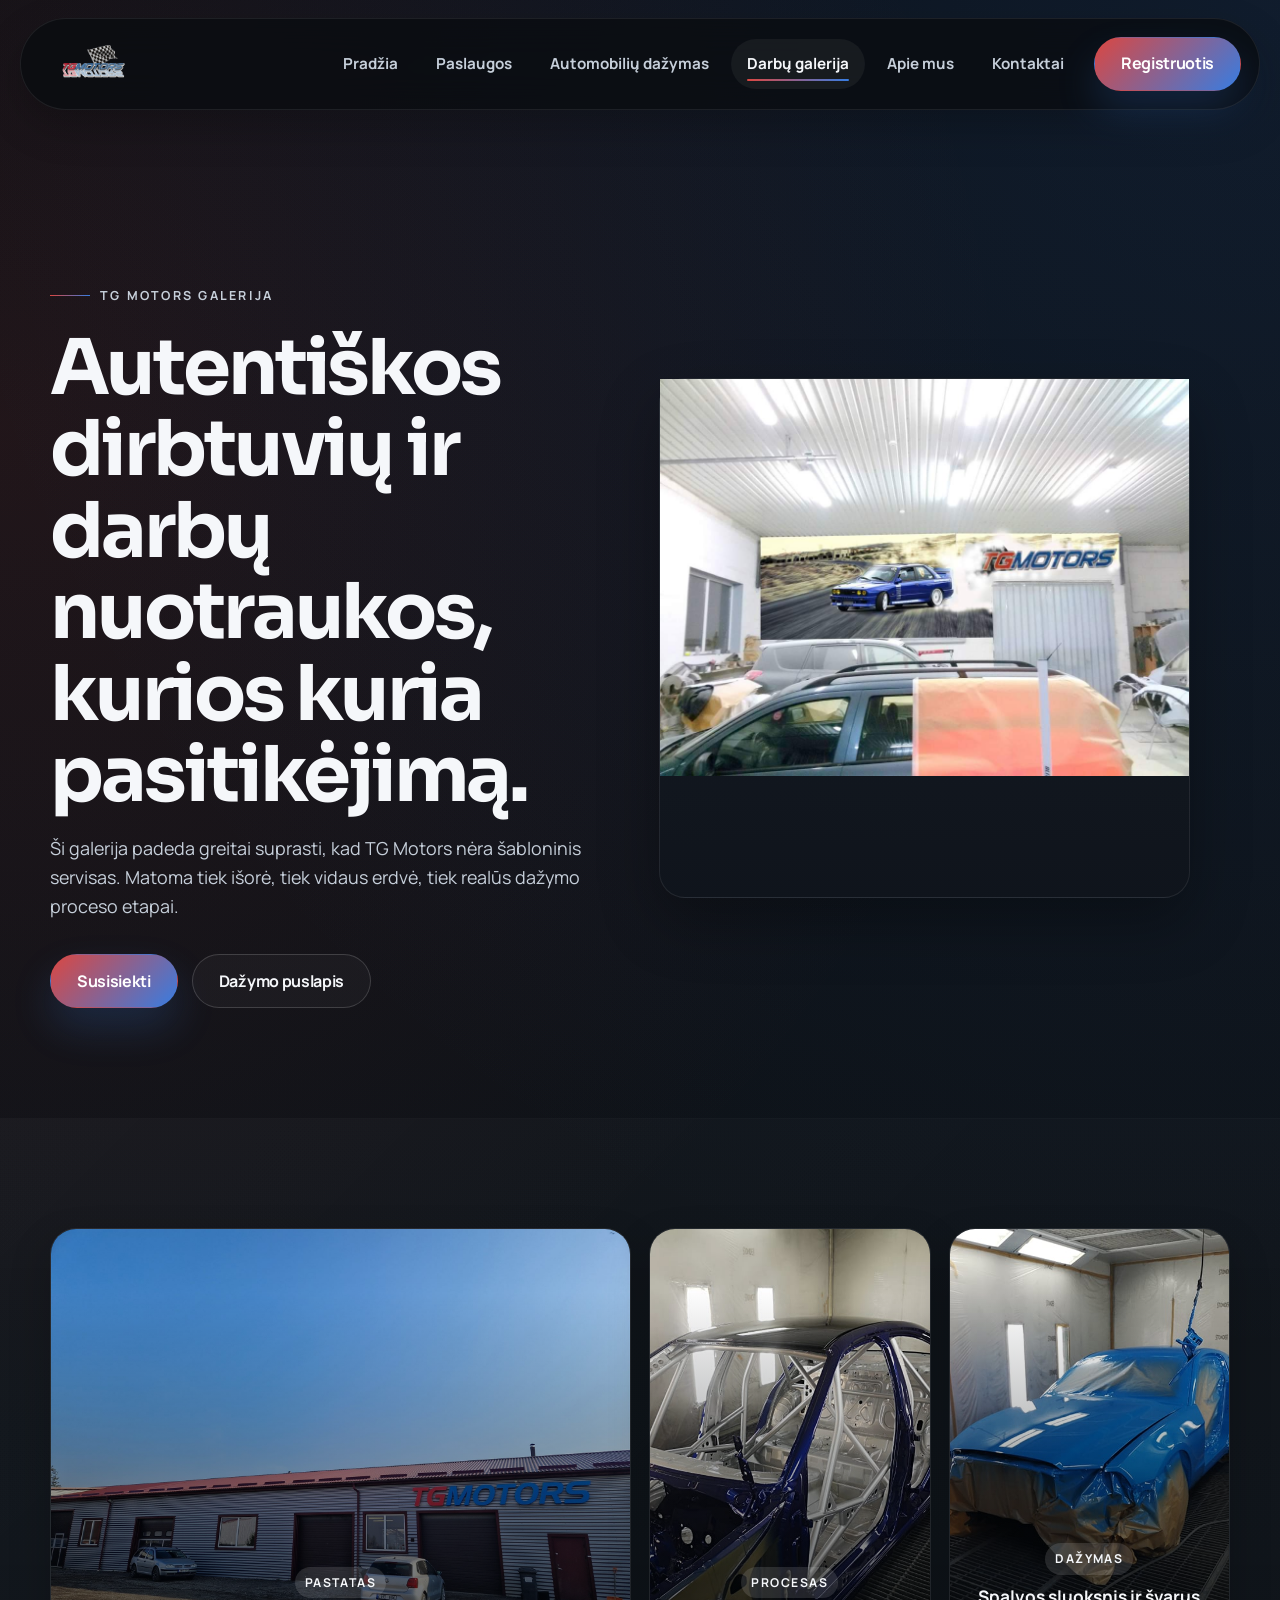
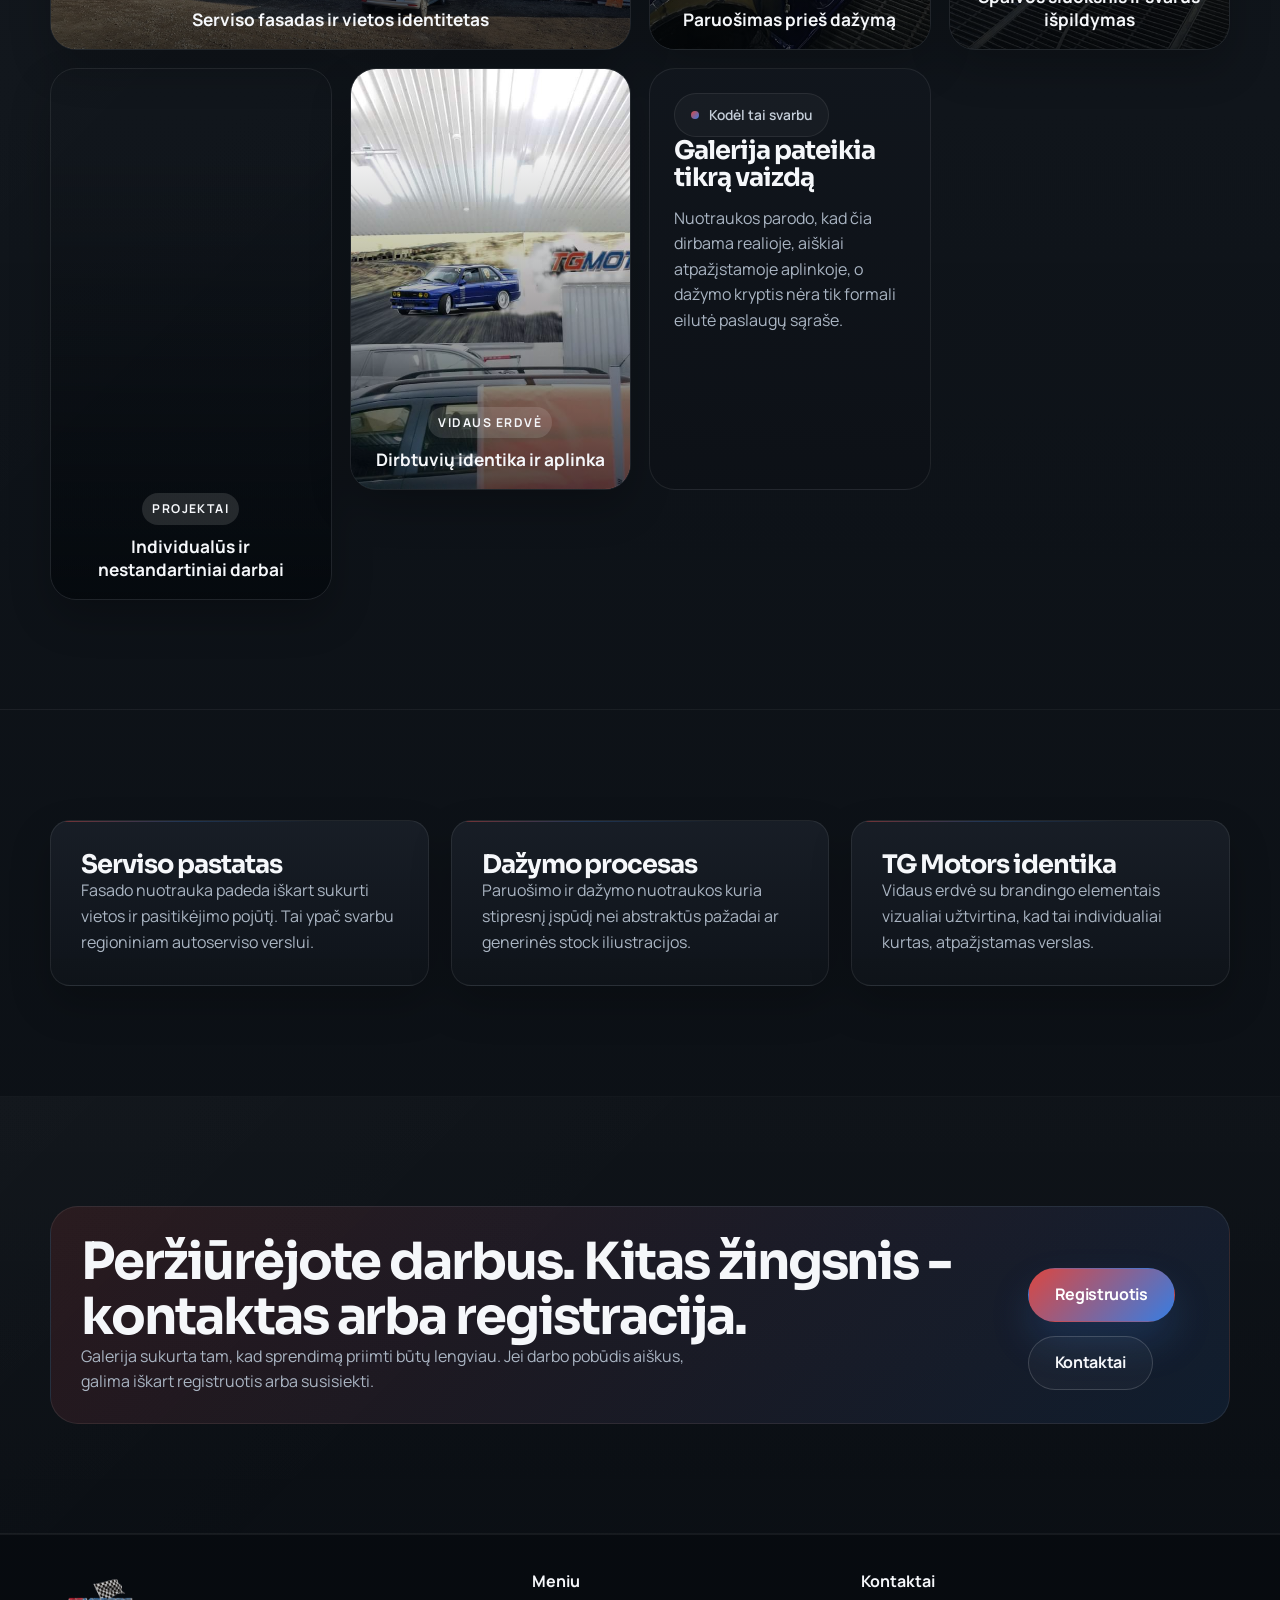
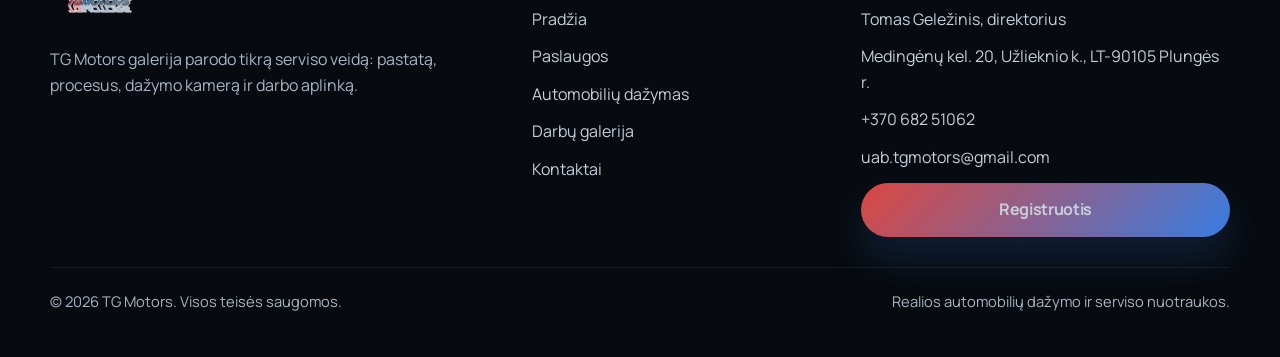
<file: galerija.html>
<!doctype html>
<html lang="lt">
  <head>
    <meta charset="utf-8">
    <meta name="viewport" content="width=device-width, initial-scale=1">
    <title>Darbų galerija | TG Motors</title>
    <meta
      name="description"
      content="TG Motors darbų galerija: serviso pastatas, dažymo procesai, dažymo kamera, dirbtuvių identika ir realūs atliktų darbų vaizdai."
    >
    <meta name="theme-color" content="#0b0f14">
    <link rel="preconnect" href="https://fonts.googleapis.com">
    <link rel="preconnect" href="https://fonts.gstatic.com" crossorigin>
    <link
      href="https://fonts.googleapis.com/css2?family=Manrope:wght@400;500;600;700;800&family=Sora:wght@400;500;600;700;800&display=swap"
      rel="stylesheet"
    >
    <link rel="canonical" href="https://www.tgmotors.lt/galerija.html">
    <link rel="icon" href="assets/icons/favicon.svg" type="image/svg+xml">
    <link rel="apple-touch-icon" href="images/web/logo-transparent.png">
    <meta property="og:locale" content="lt_LT">
    <meta property="og:type" content="website">
    <meta property="og:site_name" content="TG Motors">
    <meta property="og:title" content="Darbų galerija | TG Motors">
    <meta
      property="og:description"
      content="Tikros TG Motors nuotraukos: serviso aplinka, automobilių dažymas ir darbų procesai vieningoje galerijoje."
    >
    <meta property="og:url" content="https://www.tgmotors.lt/galerija.html">
    <meta property="og:image" content="https://www.tgmotors.lt/images/web/hero-building.jpg">
    <meta name="twitter:card" content="summary_large_image">
    <meta name="twitter:title" content="Darbų galerija | TG Motors">
    <meta
      name="twitter:description"
      content="TG Motors galerija su realiomis serviso, dažymo ir vidaus erdvės nuotraukomis."
    >
    <meta name="twitter:image" content="https://www.tgmotors.lt/images/web/hero-building.jpg">
    <link rel="stylesheet" href="assets/css/styles.css">
    <script src="assets/js/main.js" defer></script>
  </head>
  <body data-page="gallery">
    <a class="skip-link" href="#turinys">Praleisti ir eiti prie turinio</a>
    <header class="site-header">
      <div class="container-wide">
        <div class="header-shell">
          <a class="brand" href="index.html" aria-label="TG Motors pradžia">
            <img src="images/web/logo-transparent.png" alt="TG Motors logotipas" width="500" height="300">
          </a>
          <button class="menu-toggle" type="button" aria-expanded="false" aria-controls="site-nav">
            <span></span>
            <span></span>
          </button>
          <div class="site-nav" id="site-nav">
            <nav class="site-nav__links" aria-label="Pagrindinė navigacija">
              <a href="index.html" data-page-link="home">Pradžia</a>
              <a href="paslaugos.html" data-page-link="services">Paslaugos</a>
              <a href="automobiliu-dazymas.html" data-page-link="paint">Automobilių dažymas</a>
              <a href="galerija.html" data-page-link="gallery">Darbų galerija</a>
              <a href="index.html#apie" data-page-link="about">Apie mus</a>
              <a href="kontaktai.html" data-page-link="contact">Kontaktai</a>
            </nav>
            <a class="button button--primary" href="./registracija.html">Registruotis</a>
          </div>
        </div>
      </div>
    </header>

    <main id="turinys">
      <section class="section">
        <div class="container page-hero">
          <div class="page-hero__copy" data-reveal>
            <p class="kicker">TG Motors galerija</p>
            <h1>Autentiškos dirbtuvių ir darbų nuotraukos, kurios kuria pasitikėjimą.</h1>
            <p class="lead">
              Ši galerija padeda greitai suprasti, kad TG Motors nėra šabloninis servisas. Matoma tiek išorė, tiek vidaus erdvė, tiek realūs dažymo proceso etapai.
            </p>
            <div class="hero-actions">
              <a class="button button--primary" href="kontaktai.html">Susisiekti</a>
              <a class="button button--secondary" href="automobiliu-dazymas.html">Dažymo puslapis</a>
            </div>
          </div>
          <figure class="panel page-hero__media" data-reveal>
            <img src="images/FB_IMG_1645038631017.jpg" alt="TG Motors vidaus erdvė su prekės ženklo vizualika" width="1080" height="810" loading="eager" decoding="async">
          </figure>
        </div>
      </section>

      <section class="section section--contrast">
        <div class="container">
          <div class="gallery-grid">
            <button
              class="gallery-card gallery-card--wide"
              type="button"
              data-reveal
              data-lightbox="images/web/hero-building.jpg"
              data-alt="TG Motors serviso pastatas"
              data-caption="TG Motors pastatas ir serviso fasadas"
            >
              <img src="images/web/hero-building.jpg" alt="TG Motors serviso pastatas" width="1800" height="1350" loading="lazy" decoding="async">
              <span class="gallery-card__meta"><span>Pastatas</span><strong>Serviso fasadas ir vietos identitetas</strong></span>
            </button>

            <button
              class="gallery-card gallery-card--medium"
              type="button"
              data-reveal
              data-lightbox="images/118651853_861858467676010_12891140651486483_n.jpg"
              data-alt="Kėbulo paruošimas TG Motors dažymo kameroje"
              data-caption="Kėbulo paruošimo etapas"
            >
              <img src="images/118651853_861858467676010_12891140651486483_n.jpg" alt="Kėbulo paruošimas TG Motors dažymo kameroje" width="960" height="720" loading="lazy" decoding="async">
              <span class="gallery-card__meta"><span>Procesas</span><strong>Paruošimas prieš dažymą</strong></span>
            </button>

            <button
              class="gallery-card gallery-card--medium"
              type="button"
              data-reveal
              data-lightbox="images/118652655_808938176510190_2243467091985668302_n.jpg"
              data-alt="Ryškiai mėlynas automobilis dažymo kameroje"
              data-caption="Dažymo etapas kameroje"
            >
              <img src="images/118652655_808938176510190_2243467091985668302_n.jpg" alt="Ryškiai mėlynas automobilis dažymo kameroje" width="960" height="720" loading="lazy" decoding="async">
              <span class="gallery-card__meta"><span>Dažymas</span><strong>Spalvos sluoksnis ir švarus išpildymas</strong></span>
            </button>

            <button
              class="gallery-card gallery-card--tall"
              type="button"
              data-reveal
              data-lightbox="images/118617708_317316702942188_1042977037023364598_n.jpg"
              data-alt="Žalias projektinis dažymo darbas"
              data-caption="Individualus dažymo projektas"
            >
              <img src="images/118617708_317316702942188_1042977037023364598_n.jpg" alt="Žalias projektinis dažymo darbas" width="480" height="960" loading="lazy" decoding="async">
              <span class="gallery-card__meta"><span>Projektai</span><strong>Individualūs ir nestandartiniai darbai</strong></span>
            </button>

            <button
              class="gallery-card gallery-card--medium"
              type="button"
              data-reveal
              data-lightbox="images/FB_IMG_1645038631017.jpg"
              data-alt="TG Motors vidaus erdvė su prekės ženklo vizualika"
              data-caption="Vidaus erdvė ir TG Motors prekinis charakteris"
            >
              <img src="images/FB_IMG_1645038631017.jpg" alt="TG Motors vidaus erdvė su prekės ženklo vizualika" width="1080" height="810" loading="lazy" decoding="async">
              <span class="gallery-card__meta"><span>Vidaus erdvė</span><strong>Dirbtuvių identika ir aplinka</strong></span>
            </button>

            <article class="gallery-note" data-reveal>
              <span class="eyebrow-badge">Kodėl tai svarbu</span>
              <h3>Galerija pateikia tikrą vaizdą</h3>
              <p>Nuotraukos parodo, kad čia dirbama realioje, aiškiai atpažįstamoje aplinkoje, o dažymo kryptis nėra tik formali eilutė paslaugų sąraše.</p>
            </article>
          </div>
        </div>
      </section>

      <section class="section">
        <div class="container">
          <div class="grid-3">
            <article class="surface-card" data-reveal>
              <h3>Serviso pastatas</h3>
              <p>Fasado nuotrauka padeda iškart sukurti vietos ir pasitikėjimo pojūtį. Tai ypač svarbu regioniniam autoserviso verslui.</p>
            </article>
            <article class="surface-card" data-reveal>
              <h3>Dažymo procesas</h3>
              <p>Paruošimo ir dažymo nuotraukos kuria stipresnį įspūdį nei abstraktūs pažadai ar generinės stock iliustracijos.</p>
            </article>
            <article class="surface-card" data-reveal>
              <h3>TG Motors identika</h3>
              <p>Vidaus erdvė su brandingo elementais vizualiai užtvirtina, kad tai individualiai kurtas, atpažįstamas verslas.</p>
            </article>
          </div>
        </div>
      </section>

      <section class="section section--contrast">
        <div class="container">
          <div class="cta-strip" data-reveal>
            <div>
              <h2>Peržiūrėjote darbus. Kitas žingsnis - kontaktas arba registracija.</h2>
              <p>Galerija sukurta tam, kad sprendimą priimti būtų lengviau. Jei darbo pobūdis aiškus, galima iškart registruotis arba susisiekti.</p>
            </div>
            <div class="contact-actions">
              <a class="button button--primary" href="./registracija.html">Registruotis</a>
              <a class="button button--secondary" href="kontaktai.html">Kontaktai</a>
            </div>
          </div>
        </div>
      </section>
    </main>

    <footer class="footer">
      <div class="container">
        <div class="footer-grid">
          <div class="footer-brand">
            <a href="index.html" aria-label="TG Motors pradžia">
              <img src="images/web/logo-transparent.png" alt="TG Motors logotipas" width="500" height="300">
            </a>
            <p>TG Motors galerija parodo tikrą serviso veidą: pastatą, procesus, dažymo kamerą ir darbo aplinką.</p>
          </div>
          <nav class="footer-nav" aria-label="Footer meniu">
            <strong>Meniu</strong>
            <a href="index.html">Pradžia</a>
            <a href="paslaugos.html">Paslaugos</a>
            <a href="automobiliu-dazymas.html">Automobilių dažymas</a>
            <a href="galerija.html">Darbų galerija</a>
            <a href="kontaktai.html">Kontaktai</a>
          </nav>
          <div class="footer-contact">
            <strong>Kontaktai</strong>
            <span>Tomas Geležinis, direktorius</span>
            <span>Medingėnų kel. 20, Užlieknio k., LT-90105 Plungės r.</span>
            <a href="tel:+37068251062">+370 682 51062</a>
            <a href="mailto:uab.tgmotors@gmail.com">uab.tgmotors@gmail.com</a>
            <a class="button button--primary" href="./registracija.html">Registruotis</a>
          </div>
        </div>
        <div class="footer-meta">
          <span>&copy; <span class="js-year">2026</span> TG Motors. Visos teisės saugomos.</span>
          <span>Realios automobilių dažymo ir serviso nuotraukos.</span>
        </div>
      </div>
    </footer>

    <div class="mobile-actions" aria-label="Greiti veiksmai">
      <a class="button button--secondary" href="tel:+37068251062">Skambinti</a>
      <a class="button button--primary" href="./registracija.html">Registruotis</a>
    </div>
  </body>
</html>
</file>
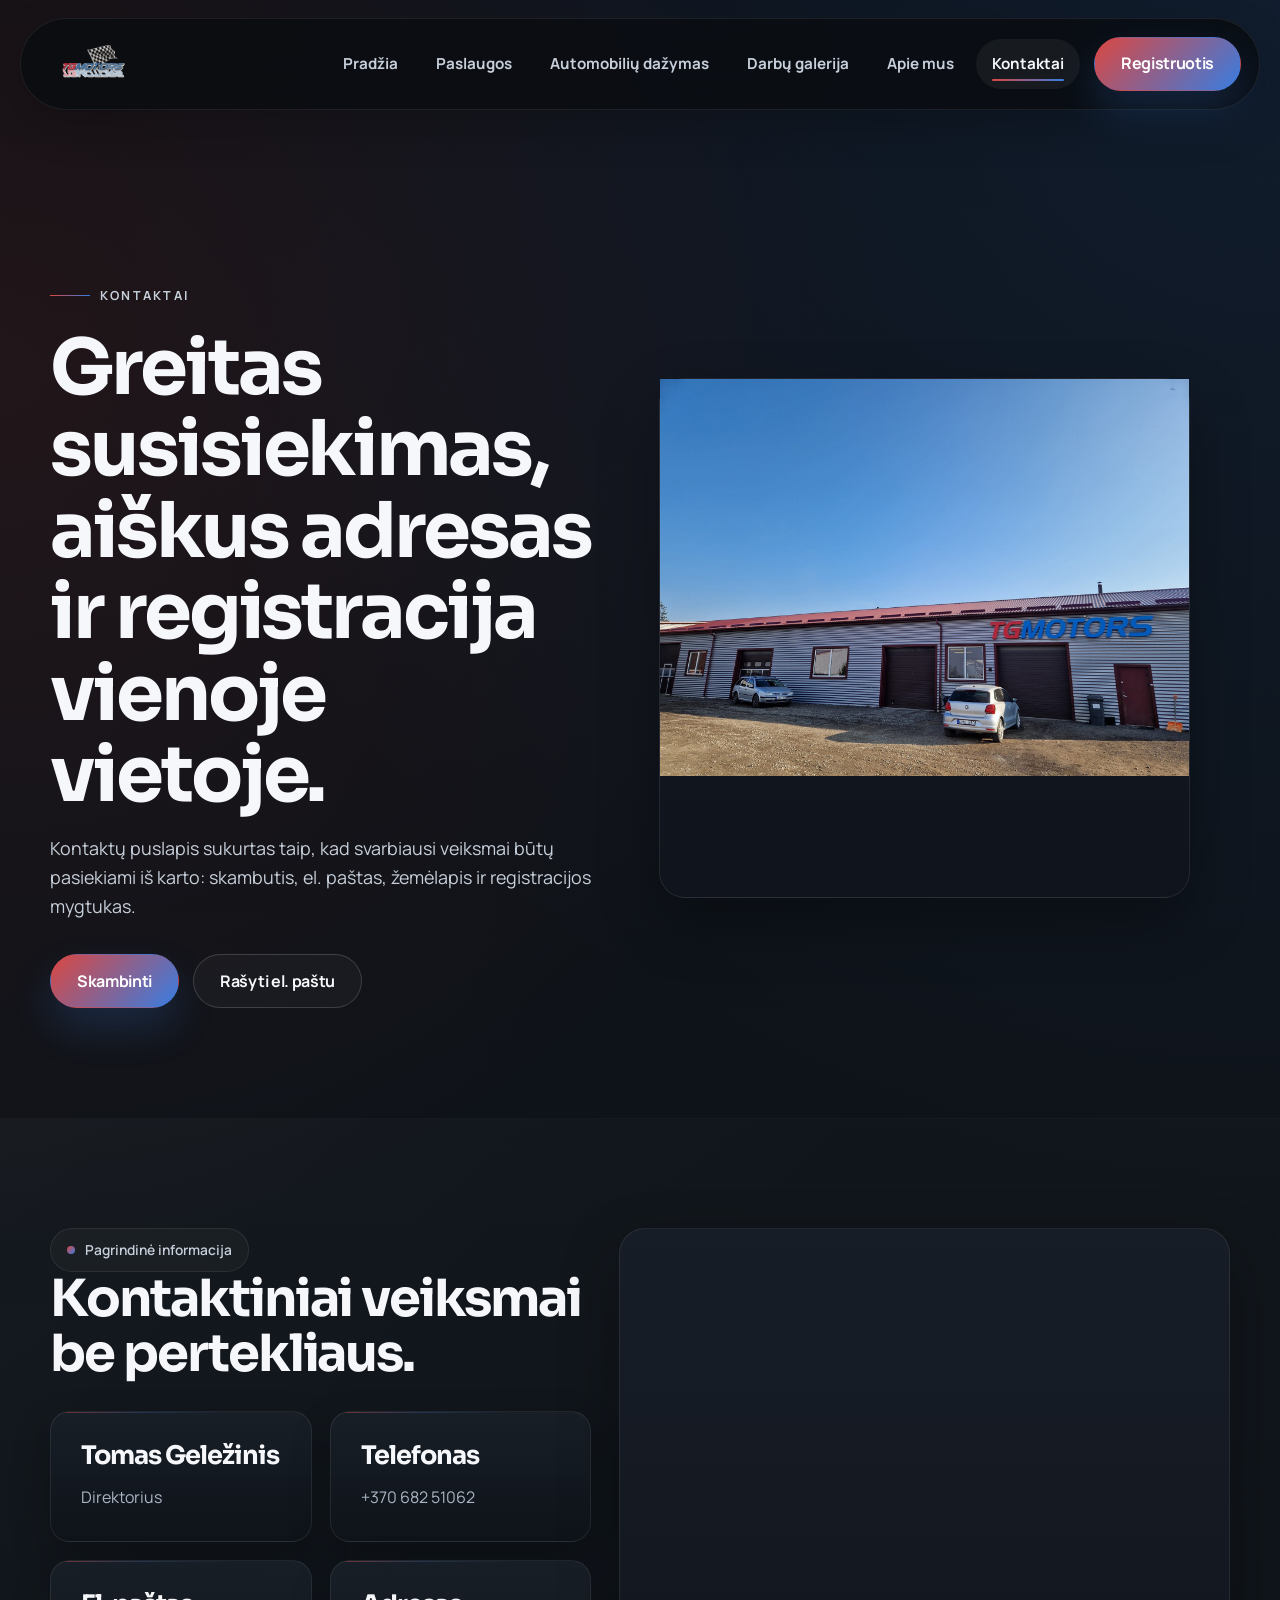
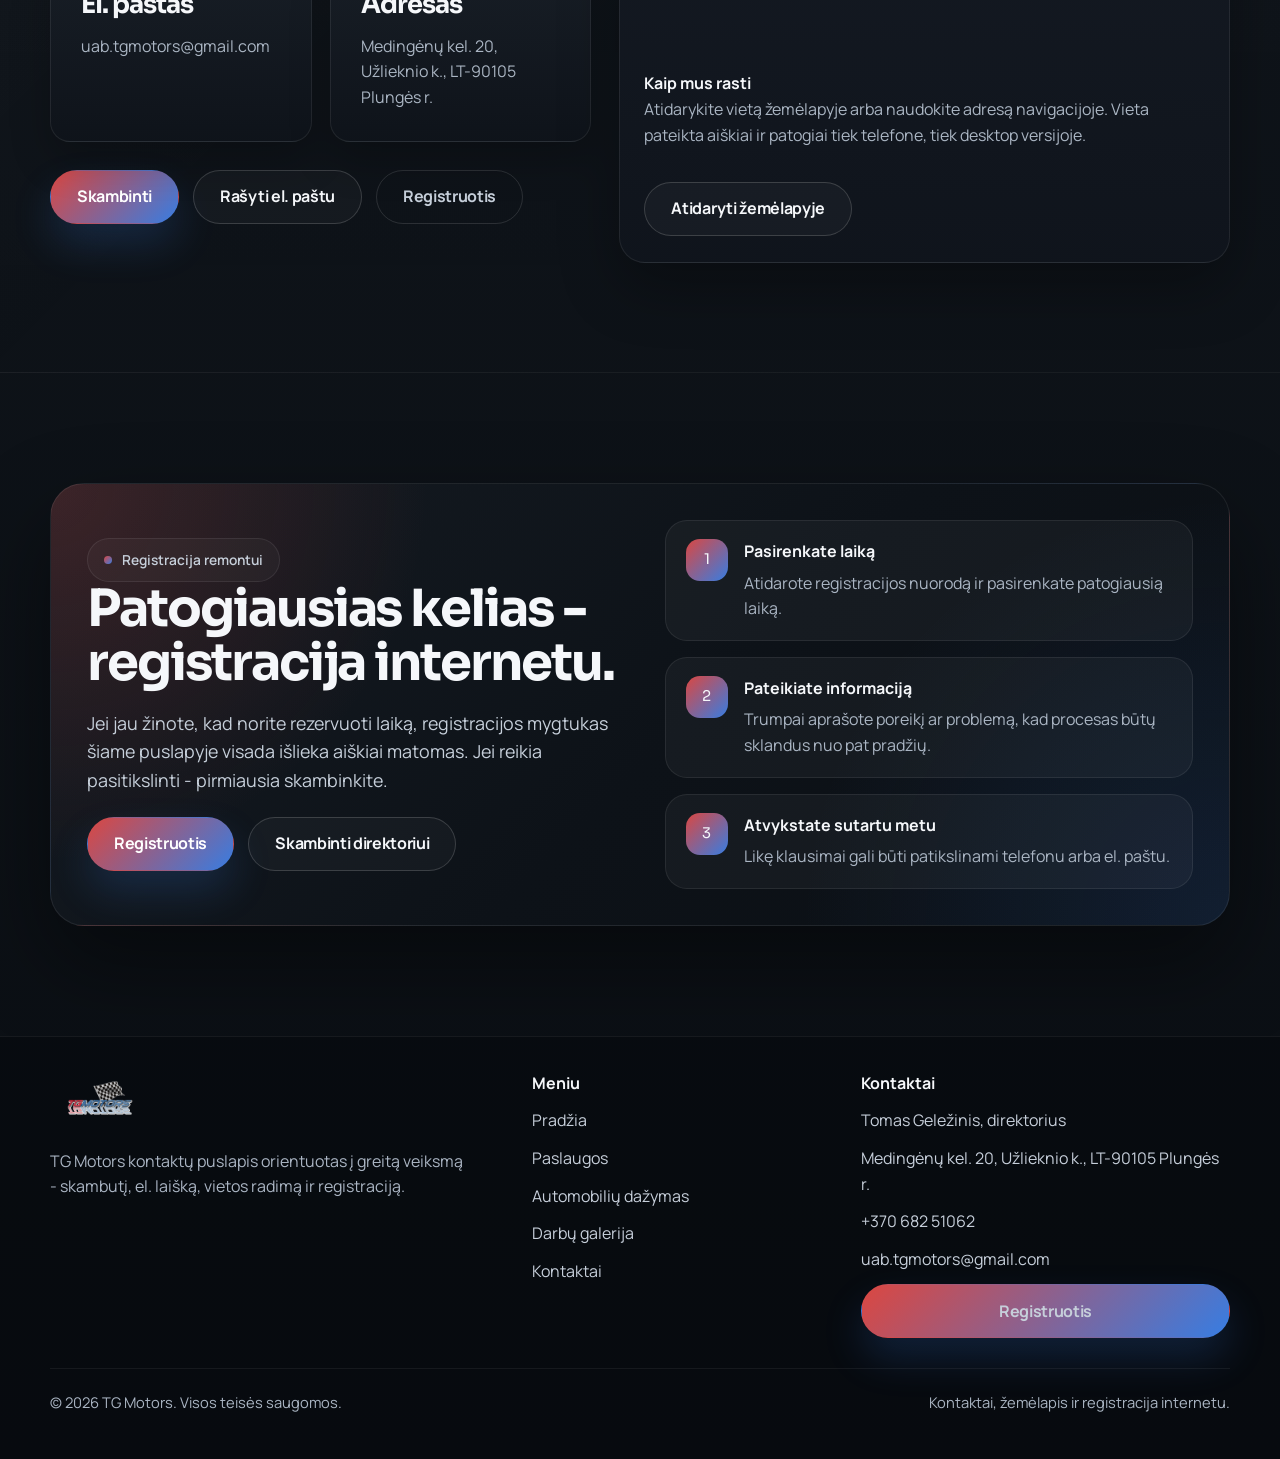
<file: kontaktai.html>
<!doctype html>
<html lang="lt">
  <head>
    <meta charset="utf-8">
    <meta name="viewport" content="width=device-width, initial-scale=1">
    <title>Kontaktai | TG Motors</title>
    <meta
      name="description"
      content="TG Motors kontaktai: Tomas Geležinis, adresas Plungės rajone, telefono numeris, el. paštas, žemėlapis ir registracija internetu."
    >
    <meta name="theme-color" content="#0b0f14">
    <link rel="preconnect" href="https://fonts.googleapis.com">
    <link rel="preconnect" href="https://fonts.gstatic.com" crossorigin>
    <link
      href="https://fonts.googleapis.com/css2?family=Manrope:wght@400;500;600;700;800&family=Sora:wght@400;500;600;700;800&display=swap"
      rel="stylesheet"
    >
    <link rel="canonical" href="https://www.tgmotors.lt/kontaktai.html">
    <link rel="icon" href="assets/icons/favicon.svg" type="image/svg+xml">
    <link rel="apple-touch-icon" href="images/web/logo-transparent.png">
    <meta property="og:locale" content="lt_LT">
    <meta property="og:type" content="website">
    <meta property="og:site_name" content="TG Motors">
    <meta property="og:title" content="Kontaktai | TG Motors">
    <meta
      property="og:description"
      content="Greitas susisiekimas su TG Motors: adresas, click-to-call, mailto, žemėlapis ir registracija vienoje vietoje."
    >
    <meta property="og:url" content="https://www.tgmotors.lt/kontaktai.html">
    <meta property="og:image" content="https://www.tgmotors.lt/images/web/hero-building.jpg">
    <meta name="twitter:card" content="summary_large_image">
    <meta name="twitter:title" content="Kontaktai | TG Motors">
    <meta
      name="twitter:description"
      content="TG Motors kontaktų puslapis su aiškiais veiksmų mygtukais ir registracijos galimybe."
    >
    <meta name="twitter:image" content="https://www.tgmotors.lt/images/web/hero-building.jpg">
    <link rel="stylesheet" href="assets/css/styles.css">
    <script src="assets/js/main.js" defer></script>
  </head>
  <body data-page="contact">
    <a class="skip-link" href="#turinys">Praleisti ir eiti prie turinio</a>
    <header class="site-header">
      <div class="container-wide">
        <div class="header-shell">
          <a class="brand" href="index.html" aria-label="TG Motors pradžia">
            <img src="images/web/logo-transparent.png" alt="TG Motors logotipas" width="500" height="300">
          </a>
          <button class="menu-toggle" type="button" aria-expanded="false" aria-controls="site-nav">
            <span></span>
            <span></span>
          </button>
          <div class="site-nav" id="site-nav">
            <nav class="site-nav__links" aria-label="Pagrindinė navigacija">
              <a href="index.html" data-page-link="home">Pradžia</a>
              <a href="paslaugos.html" data-page-link="services">Paslaugos</a>
              <a href="automobiliu-dazymas.html" data-page-link="paint">Automobilių dažymas</a>
              <a href="galerija.html" data-page-link="gallery">Darbų galerija</a>
              <a href="index.html#apie" data-page-link="about">Apie mus</a>
              <a href="kontaktai.html" data-page-link="contact">Kontaktai</a>
            </nav>
            <a class="button button--primary" href="./registracija.html">Registruotis</a>
          </div>
        </div>
      </div>
    </header>

    <main id="turinys">
      <section class="section">
        <div class="container page-hero">
          <div class="page-hero__copy" data-reveal>
            <p class="kicker">Kontaktai</p>
            <h1>Greitas susisiekimas, aiškus adresas ir registracija vienoje vietoje.</h1>
            <p class="lead">
              Kontaktų puslapis sukurtas taip, kad svarbiausi veiksmai būtų pasiekiami iš karto: skambutis, el. paštas, žemėlapis ir registracijos mygtukas.
            </p>
            <div class="hero-actions">
              <a class="button button--primary" href="tel:+37068251062">Skambinti</a>
              <a class="button button--secondary" href="mailto:uab.tgmotors@gmail.com">Rašyti el. paštu</a>
            </div>
          </div>
          <figure class="panel page-hero__media" data-reveal>
            <img src="images/web/hero-building.jpg" alt="TG Motors pastatas Plungės rajone" width="1800" height="1350" loading="eager" decoding="async">
          </figure>
        </div>
      </section>

      <section class="section section--contrast">
        <div class="container contact-layout">
          <div data-reveal>
            <span class="eyebrow-badge">Pagrindinė informacija</span>
            <h2>Kontaktiniai veiksmai be pertekliaus.</h2>
            <div class="contact-cards">
              <article class="surface-card contact-card">
                <h3>Tomas Geležinis</h3>
                <p>Direktorius</p>
              </article>
              <article class="surface-card contact-card">
                <h3>Telefonas</h3>
                <p><a href="tel:+37068251062">+370 682 51062</a></p>
              </article>
              <article class="surface-card contact-card">
                <h3>El. paštas</h3>
                <p><a href="mailto:uab.tgmotors@gmail.com">uab.tgmotors@gmail.com</a></p>
              </article>
              <article class="surface-card contact-card">
                <h3>Adresas</h3>
                <p>Medingėnų kel. 20, Užlieknio k., LT-90105 Plungės r.</p>
              </article>
            </div>
            <div class="contact-actions">
              <a class="button button--primary" href="tel:+37068251062">Skambinti</a>
              <a class="button button--secondary" href="mailto:uab.tgmotors@gmail.com">Rašyti el. paštu</a>
                <a class="button button--ghost" href="./registracija.html">Registruotis</a>
            </div>
          </div>

          <div class="panel map-card" data-reveal>
            <iframe
              title="TG Motors vieta žemėlapyje"
              src="https://www.google.com/maps?q=Meding%C4%97n%C5%B3%20kel.%2020,%20U%C5%BElieknio%20k.,%20LT-90105%20Plung%C4%97s%20r.&output=embed"
              loading="lazy"
              referrerpolicy="no-referrer-when-downgrade"
            ></iframe>
            <div class="map-card__footer">
              <strong>Kaip mus rasti</strong>
              <p>Atidarykite vietą žemėlapyje arba naudokite adresą navigacijoje. Vieta pateikta aiškiai ir patogiai tiek telefone, tiek desktop versijoje.</p>
              <div class="hero-actions">
                <a class="button button--secondary" href="https://www.google.com/maps/search/?api=1&query=Meding%C4%97n%C5%B3+kel.+20,+U%C5%BElieknio+k.,+LT-90105+Plung%C4%97s+r." target="_blank" rel="noopener noreferrer">Atidaryti žemėlapyje</a>
              </div>
            </div>
          </div>
        </div>
      </section>

      <section class="section">
        <div class="container">
          <div class="booking-panel" data-reveal>
            <div class="booking-panel__content">
              <span class="eyebrow-badge">Registracija remontui</span>
              <h2>Patogiausias kelias - registracija internetu.</h2>
              <p class="lead">
                Jei jau žinote, kad norite rezervuoti laiką, registracijos mygtukas šiame puslapyje visada išlieka aiškiai matomas. Jei reikia pasitikslinti - pirmiausia skambinkite.
              </p>
              <div class="booking-panel__actions">
                <a class="button button--primary" href="./registracija.html">Registruotis</a>
                <a class="button button--secondary" href="tel:+37068251062">Skambinti direktoriui</a>
              </div>
            </div>
            <div class="booking-panel__steps">
              <div class="booking-step">
                <div class="booking-step__index">1</div>
                <div>
                  <strong>Pasirenkate laiką</strong>
                  <p>Atidarote registracijos nuorodą ir pasirenkate patogiausią laiką.</p>
                </div>
              </div>
              <div class="booking-step">
                <div class="booking-step__index">2</div>
                <div>
                  <strong>Pateikiate informaciją</strong>
                  <p>Trumpai aprašote poreikį ar problemą, kad procesas būtų sklandus nuo pat pradžių.</p>
                </div>
              </div>
              <div class="booking-step">
                <div class="booking-step__index">3</div>
                <div>
                  <strong>Atvykstate sutartu metu</strong>
                  <p>Likę klausimai gali būti patikslinami telefonu arba el. paštu.</p>
                </div>
              </div>
            </div>
          </div>
        </div>
      </section>
    </main>

    <footer class="footer">
      <div class="container">
        <div class="footer-grid">
          <div class="footer-brand">
            <a href="index.html" aria-label="TG Motors pradžia">
              <img src="images/web/logo-transparent.png" alt="TG Motors logotipas" width="500" height="300">
            </a>
            <p>TG Motors kontaktų puslapis orientuotas į greitą veiksmą - skambutį, el. laišką, vietos radimą ir registraciją.</p>
          </div>
          <nav class="footer-nav" aria-label="Footer meniu">
            <strong>Meniu</strong>
            <a href="index.html">Pradžia</a>
            <a href="paslaugos.html">Paslaugos</a>
            <a href="automobiliu-dazymas.html">Automobilių dažymas</a>
            <a href="galerija.html">Darbų galerija</a>
            <a href="kontaktai.html">Kontaktai</a>
          </nav>
          <div class="footer-contact">
            <strong>Kontaktai</strong>
            <span>Tomas Geležinis, direktorius</span>
            <span>Medingėnų kel. 20, Užlieknio k., LT-90105 Plungės r.</span>
            <a href="tel:+37068251062">+370 682 51062</a>
            <a href="mailto:uab.tgmotors@gmail.com">uab.tgmotors@gmail.com</a>
            <a class="button button--primary" href="./registracija.html">Registruotis</a>
          </div>
        </div>
        <div class="footer-meta">
          <span>&copy; <span class="js-year">2026</span> TG Motors. Visos teisės saugomos.</span>
          <span>Kontaktai, žemėlapis ir registracija internetu.</span>
        </div>
      </div>
    </footer>

    <div class="mobile-actions" aria-label="Greiti veiksmai">
      <a class="button button--secondary" href="tel:+37068251062">Skambinti</a>
      <a class="button button--primary" href="./registracija.html">Registruotis</a>
    </div>
  </body>
</html>
</file>
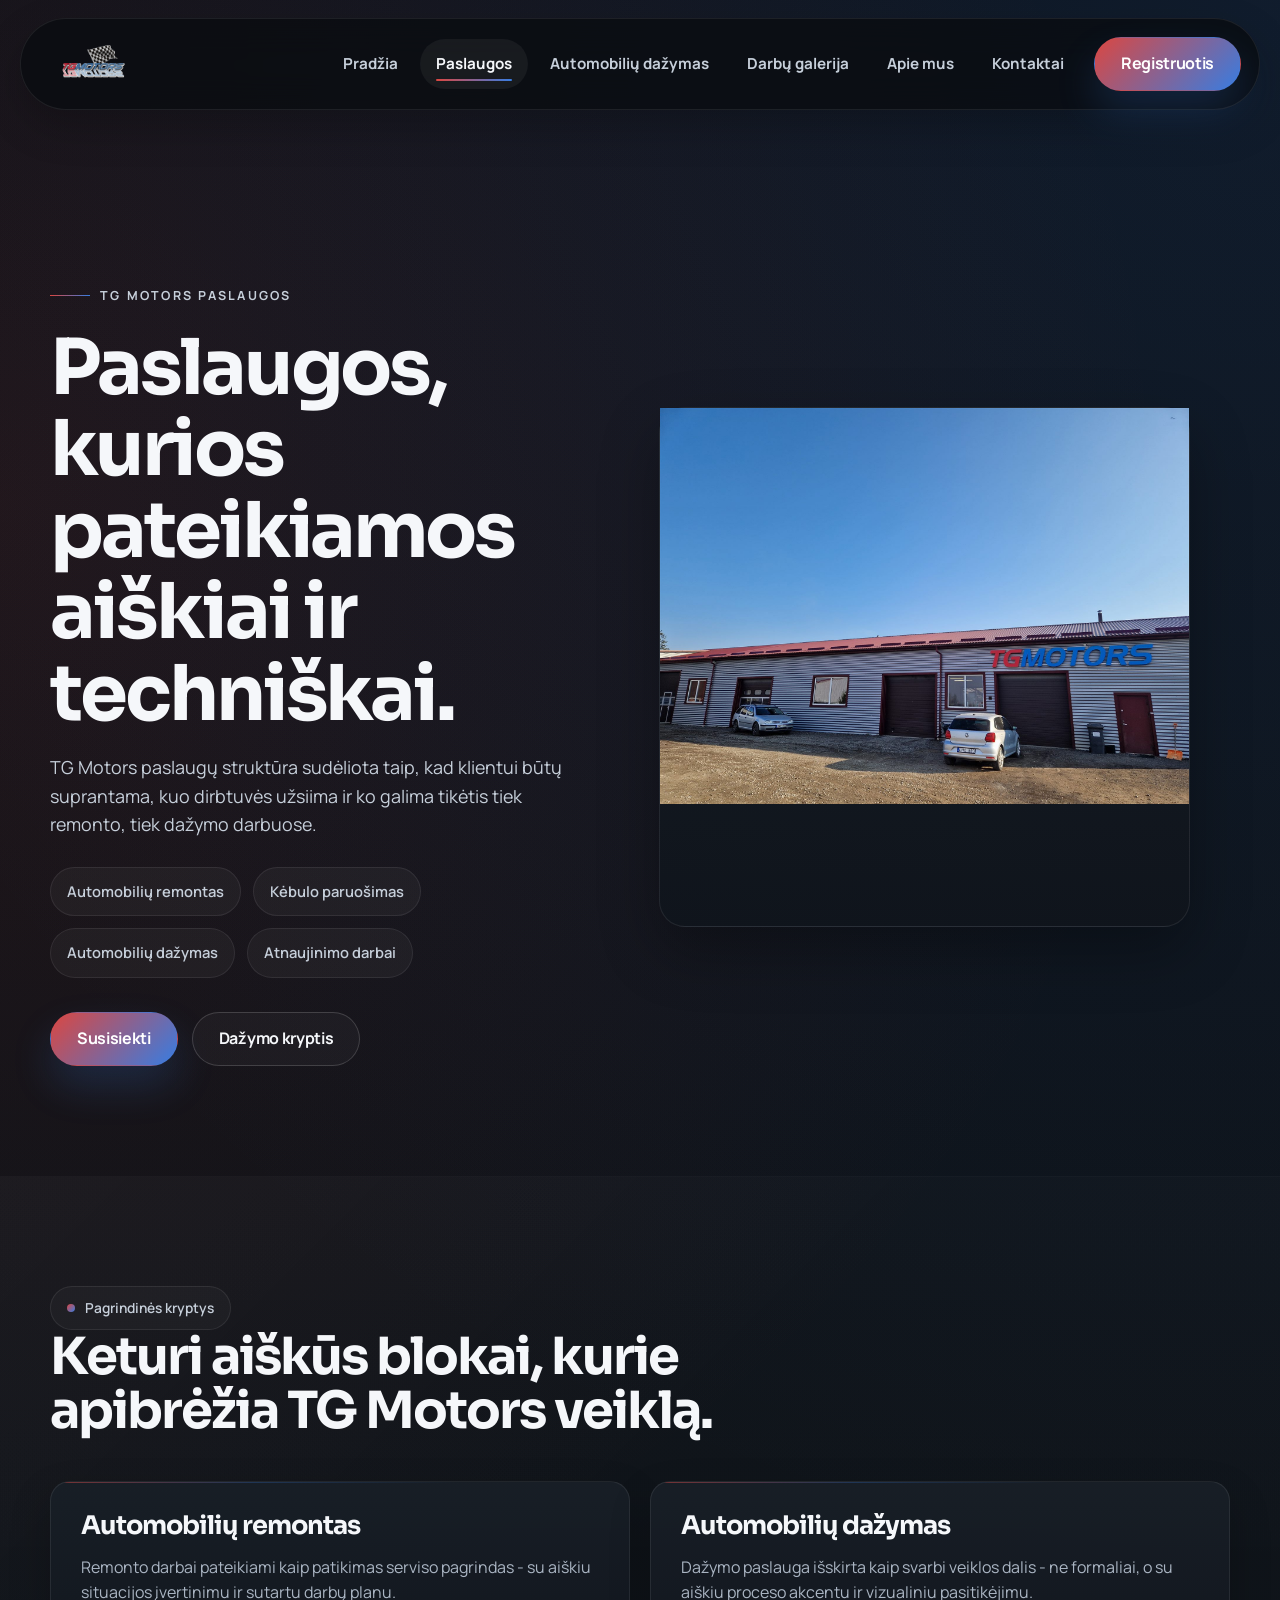
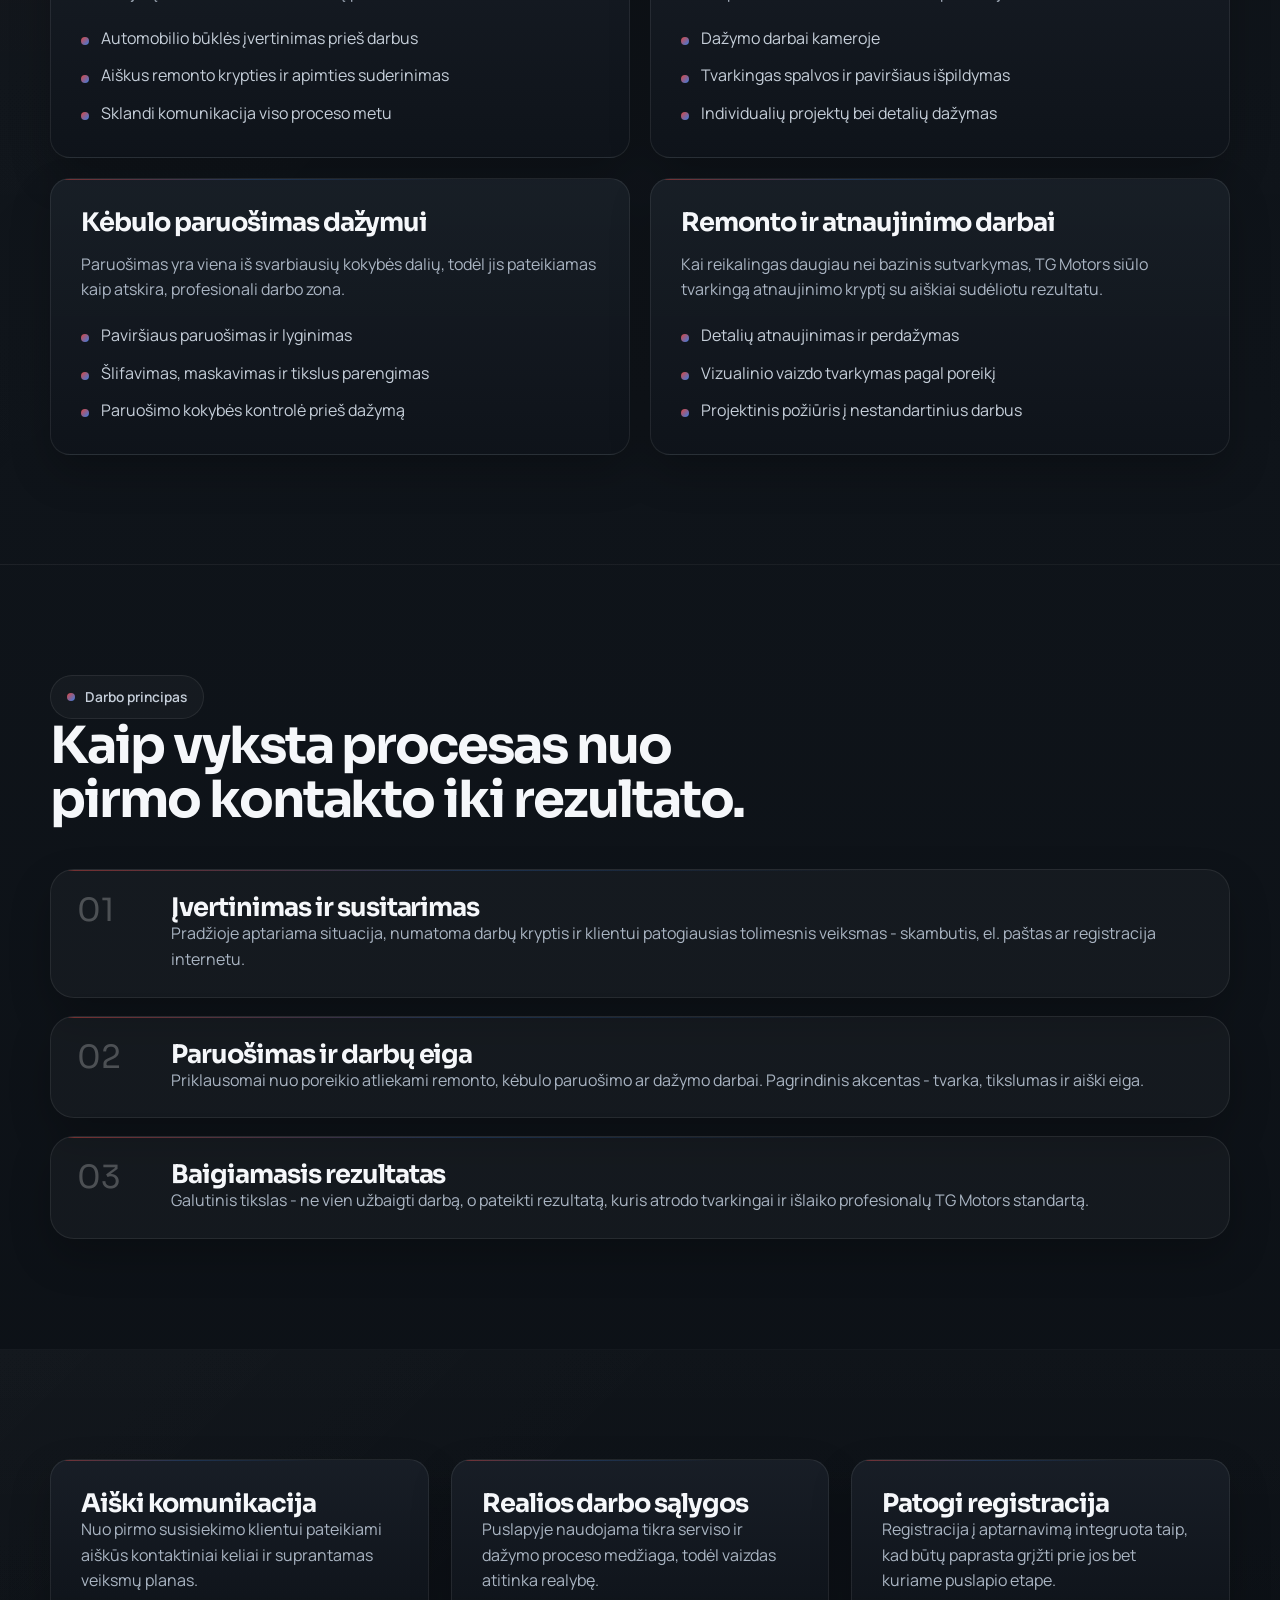
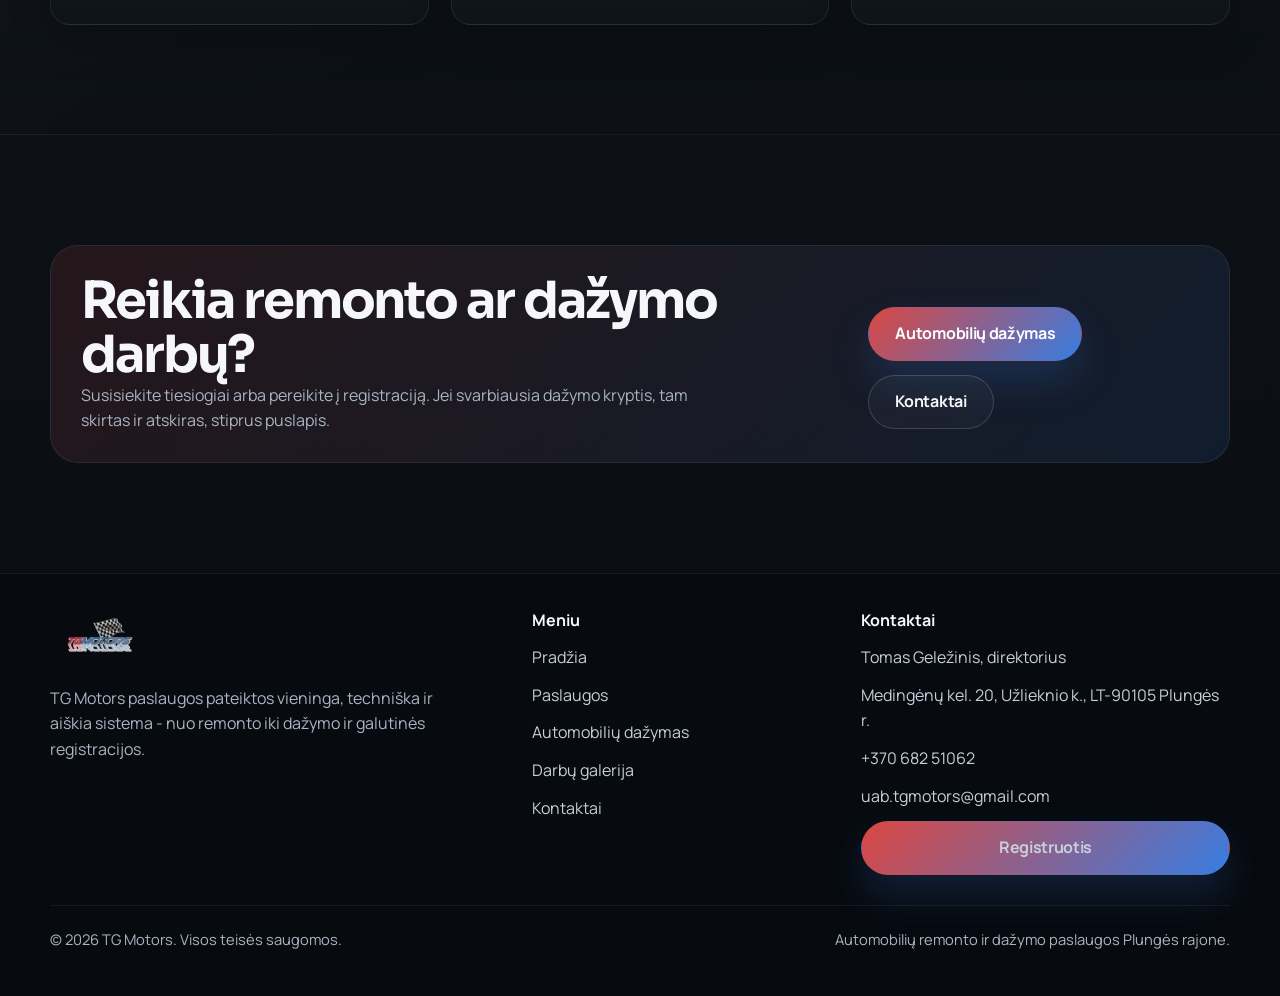
<file: paslaugos.html>
<!doctype html>
<html lang="lt">
  <head>
    <meta charset="utf-8">
    <meta name="viewport" content="width=device-width, initial-scale=1">
    <title>Paslaugos | TG Motors</title>
    <meta
      name="description"
      content="TG Motors paslaugos: automobilių remontas, kėbulo paruošimas, automobilių dažymas ir atnaujinimo darbai. Aiškus procesas, tikros nuotraukos ir patogi registracija."
    >
    <meta name="theme-color" content="#0b0f14">
    <link rel="preconnect" href="https://fonts.googleapis.com">
    <link rel="preconnect" href="https://fonts.gstatic.com" crossorigin>
    <link
      href="https://fonts.googleapis.com/css2?family=Manrope:wght@400;500;600;700;800&family=Sora:wght@400;500;600;700;800&display=swap"
      rel="stylesheet"
    >
    <link rel="canonical" href="https://www.tgmotors.lt/paslaugos.html">
    <link rel="icon" href="assets/icons/favicon.svg" type="image/svg+xml">
    <link rel="apple-touch-icon" href="images/web/logo-transparent.png">
    <meta property="og:locale" content="lt_LT">
    <meta property="og:type" content="website">
    <meta property="og:site_name" content="TG Motors">
    <meta property="og:title" content="Paslaugos | TG Motors">
    <meta
      property="og:description"
      content="Automobilių remontas, kėbulo paruošimas, dažymo darbai ir apgalvoti atnaujinimo sprendimai vienoje vietoje."
    >
    <meta property="og:url" content="https://www.tgmotors.lt/paslaugos.html">
    <meta property="og:image" content="https://www.tgmotors.lt/images/web/hero-building.jpg">
    <meta name="twitter:card" content="summary_large_image">
    <meta name="twitter:title" content="Paslaugos | TG Motors">
    <meta
      name="twitter:description"
      content="TG Motors paslaugų kryptys: remontas, kėbulo paruošimas ir automobilių dažymas."
    >
    <meta name="twitter:image" content="https://www.tgmotors.lt/images/web/hero-building.jpg">
    <link rel="stylesheet" href="assets/css/styles.css">
    <script type="application/ld+json">
      {
        "@context": "https://schema.org",
        "@graph": [
          {
            "@type": "AutoRepair",
            "@id": "https://www.tgmotors.lt/#business",
            "name": "TG Motors",
            "url": "https://www.tgmotors.lt/",
            "telephone": "+37068251062",
            "email": "uab.tgmotors@gmail.com",
            "address": {
              "@type": "PostalAddress",
              "streetAddress": "Medingėnų kel. 20, Užlieknio k.",
              "postalCode": "LT-90105",
              "addressLocality": "Plungės r.",
              "addressCountry": "LT"
            }
          },
          {
            "@type": "WebPage",
            "url": "https://www.tgmotors.lt/paslaugos.html",
            "name": "Paslaugos | TG Motors",
            "about": {
              "@id": "https://www.tgmotors.lt/#business"
            }
          }
        ]
      }
    </script>
    <script src="assets/js/main.js" defer></script>
  </head>
  <body data-page="services">
    <a class="skip-link" href="#turinys">Praleisti ir eiti prie turinio</a>
    <header class="site-header">
      <div class="container-wide">
        <div class="header-shell">
          <a class="brand" href="index.html" aria-label="TG Motors pradžia">
            <img src="images/web/logo-transparent.png" alt="TG Motors logotipas" width="500" height="300">
          </a>
          <button class="menu-toggle" type="button" aria-expanded="false" aria-controls="site-nav">
            <span></span>
            <span></span>
          </button>
          <div class="site-nav" id="site-nav">
            <nav class="site-nav__links" aria-label="Pagrindinė navigacija">
              <a href="index.html" data-page-link="home">Pradžia</a>
              <a href="paslaugos.html" data-page-link="services">Paslaugos</a>
              <a href="automobiliu-dazymas.html" data-page-link="paint">Automobilių dažymas</a>
              <a href="galerija.html" data-page-link="gallery">Darbų galerija</a>
              <a href="index.html#apie" data-page-link="about">Apie mus</a>
              <a href="kontaktai.html" data-page-link="contact">Kontaktai</a>
            </nav>
            <a class="button button--primary" href="./registracija.html">Registruotis</a>
          </div>
        </div>
      </div>
    </header>

    <main id="turinys">
      <section class="section">
        <div class="container page-hero">
          <div class="page-hero__copy" data-reveal>
            <p class="kicker">TG Motors paslaugos</p>
            <h1>Paslaugos, kurios pateikiamos aiškiai ir techniškai.</h1>
            <p class="lead">
              TG Motors paslaugų struktūra sudėliota taip, kad klientui būtų suprantama, kuo dirbtuvės užsiima ir ko galima tikėtis tiek remonto, tiek dažymo darbuose.
            </p>
            <ul class="chip-list">
              <li>Automobilių remontas</li>
              <li>Kėbulo paruošimas</li>
              <li>Automobilių dažymas</li>
              <li>Atnaujinimo darbai</li>
            </ul>
            <div class="hero-actions">
              <a class="button button--primary" href="kontaktai.html">Susisiekti</a>
              <a class="button button--secondary" href="automobiliu-dazymas.html">Dažymo kryptis</a>
            </div>
          </div>
          <figure class="panel page-hero__media" data-reveal>
            <img
              src="images/web/hero-building.jpg"
              alt="TG Motors serviso pastatas"
              width="1800"
              height="1350"
              loading="eager"
              decoding="async"
            >
          </figure>
        </div>
      </section>

      <section class="section section--contrast">
        <div class="container">
          <div class="section-head">
            <div>
              <span class="eyebrow-badge">Pagrindinės kryptys</span>
              <h2>Keturi aiškūs blokai, kurie apibrėžia TG Motors veiklą.</h2>
            </div>
          </div>
          <div class="detail-grid">
            <article class="surface-card detail-card" data-reveal>
              <h3>Automobilių remontas</h3>
              <p>Remonto darbai pateikiami kaip patikimas serviso pagrindas - su aiškiu situacijos įvertinimu ir sutartu darbų planu.</p>
              <ul class="detail-list">
                <li>Automobilio būklės įvertinimas prieš darbus</li>
                <li>Aiškus remonto krypties ir apimties suderinimas</li>
                <li>Sklandi komunikacija viso proceso metu</li>
              </ul>
            </article>
            <article class="surface-card detail-card" data-reveal>
              <h3>Automobilių dažymas</h3>
              <p>Dažymo paslauga išskirta kaip svarbi veiklos dalis - ne formaliai, o su aiškiu proceso akcentu ir vizualiniu pasitikėjimu.</p>
              <ul class="detail-list">
                <li>Dažymo darbai kameroje</li>
                <li>Tvarkingas spalvos ir paviršiaus išpildymas</li>
                <li>Individualių projektų bei detalių dažymas</li>
              </ul>
            </article>
            <article class="surface-card detail-card" data-reveal>
              <h3>Kėbulo paruošimas dažymui</h3>
              <p>Paruošimas yra viena iš svarbiausių kokybės dalių, todėl jis pateikiamas kaip atskira, profesionali darbo zona.</p>
              <ul class="detail-list">
                <li>Paviršiaus paruošimas ir lyginimas</li>
                <li>Šlifavimas, maskavimas ir tikslus parengimas</li>
                <li>Paruošimo kokybės kontrolė prieš dažymą</li>
              </ul>
            </article>
            <article class="surface-card detail-card" data-reveal>
              <h3>Remonto ir atnaujinimo darbai</h3>
              <p>Kai reikalingas daugiau nei bazinis sutvarkymas, TG Motors siūlo tvarkingą atnaujinimo kryptį su aiškiai sudėliotu rezultatu.</p>
              <ul class="detail-list">
                <li>Detalių atnaujinimas ir perdažymas</li>
                <li>Vizualinio vaizdo tvarkymas pagal poreikį</li>
                <li>Projektinis požiūris į nestandartinius darbus</li>
              </ul>
            </article>
          </div>
        </div>
      </section>

      <section class="section">
        <div class="container">
          <div class="section-head">
            <div>
              <span class="eyebrow-badge">Darbo principas</span>
              <h2>Kaip vyksta procesas nuo pirmo kontakto iki rezultato.</h2>
            </div>
          </div>
          <div class="timeline">
            <article class="timeline__item surface-card" data-reveal>
              <div class="timeline__index">01</div>
              <div>
                <h3>Įvertinimas ir susitarimas</h3>
                <p>Pradžioje aptariama situacija, numatoma darbų kryptis ir klientui patogiausias tolimesnis veiksmas - skambutis, el. paštas ar registracija internetu.</p>
              </div>
            </article>
            <article class="timeline__item surface-card" data-reveal>
              <div class="timeline__index">02</div>
              <div>
                <h3>Paruošimas ir darbų eiga</h3>
                <p>Priklausomai nuo poreikio atliekami remonto, kėbulo paruošimo ar dažymo darbai. Pagrindinis akcentas - tvarka, tikslumas ir aiški eiga.</p>
              </div>
            </article>
            <article class="timeline__item surface-card" data-reveal>
              <div class="timeline__index">03</div>
              <div>
                <h3>Baigiamasis rezultatas</h3>
                <p>Galutinis tikslas - ne vien užbaigti darbą, o pateikti rezultatą, kuris atrodo tvarkingai ir išlaiko profesionalų TG Motors standartą.</p>
              </div>
            </article>
          </div>
        </div>
      </section>

      <section class="section section--contrast">
        <div class="container">
          <div class="grid-3">
            <article class="surface-card stat-card" data-reveal>
              <h3>Aiški komunikacija</h3>
              <p>Nuo pirmo susisiekimo klientui pateikiami aiškūs kontaktiniai keliai ir suprantamas veiksmų planas.</p>
            </article>
            <article class="surface-card stat-card" data-reveal>
              <h3>Realios darbo sąlygos</h3>
              <p>Puslapyje naudojama tikra serviso ir dažymo proceso medžiaga, todėl vaizdas atitinka realybę.</p>
            </article>
            <article class="surface-card stat-card" data-reveal>
              <h3>Patogi registracija</h3>
              <p>Registracija į aptarnavimą integruota taip, kad būtų paprasta grįžti prie jos bet kuriame puslapio etape.</p>
            </article>
          </div>
        </div>
      </section>

      <section class="section">
        <div class="container">
          <div class="cta-strip" data-reveal>
            <div>
              <h2>Reikia remonto ar dažymo darbų?</h2>
              <p>Susisiekite tiesiogiai arba pereikite į registraciją. Jei svarbiausia dažymo kryptis, tam skirtas ir atskiras, stiprus puslapis.</p>
            </div>
            <div class="contact-actions">
              <a class="button button--primary" href="automobiliu-dazymas.html">Automobilių dažymas</a>
              <a class="button button--secondary" href="kontaktai.html">Kontaktai</a>
            </div>
          </div>
        </div>
      </section>
    </main>

    <footer class="footer">
      <div class="container">
        <div class="footer-grid">
          <div class="footer-brand">
            <a href="index.html" aria-label="TG Motors pradžia">
              <img src="images/web/logo-transparent.png" alt="TG Motors logotipas" width="500" height="300">
            </a>
            <p>TG Motors paslaugos pateiktos vieninga, techniška ir aiškia sistema - nuo remonto iki dažymo ir galutinės registracijos.</p>
          </div>
          <nav class="footer-nav" aria-label="Footer meniu">
            <strong>Meniu</strong>
            <a href="index.html">Pradžia</a>
            <a href="paslaugos.html">Paslaugos</a>
            <a href="automobiliu-dazymas.html">Automobilių dažymas</a>
            <a href="galerija.html">Darbų galerija</a>
            <a href="kontaktai.html">Kontaktai</a>
          </nav>
          <div class="footer-contact">
            <strong>Kontaktai</strong>
            <span>Tomas Geležinis, direktorius</span>
            <span>Medingėnų kel. 20, Užlieknio k., LT-90105 Plungės r.</span>
            <a href="tel:+37068251062">+370 682 51062</a>
            <a href="mailto:uab.tgmotors@gmail.com">uab.tgmotors@gmail.com</a>
            <a class="button button--primary" href="./registracija.html">Registruotis</a>
          </div>
        </div>
        <div class="footer-meta">
          <span>&copy; <span class="js-year">2026</span> TG Motors. Visos teisės saugomos.</span>
          <span>Automobilių remonto ir dažymo paslaugos Plungės rajone.</span>
        </div>
      </div>
    </footer>

    <div class="mobile-actions" aria-label="Greiti veiksmai">
      <a class="button button--secondary" href="tel:+37068251062">Skambinti</a>
      <a class="button button--primary" href="./registracija.html">Registruotis</a>
    </div>
  </body>
</html>
</file>
<file: assets/css/styles.css>
:root {
  --bg: #0b0f14;
  --bg-soft: #11161d;
  --surface: rgba(19, 24, 31, 0.94);
  --surface-strong: #171d25;
  --surface-muted: #1d242d;
  --line: rgba(255, 255, 255, 0.08);
  --line-strong: rgba(255, 255, 255, 0.16);
  --text: #f5f7fa;
  --muted: #aab5c3;
  --muted-strong: #c6cfda;
  --blue: #377de2;
  --blue-soft: rgba(55, 125, 226, 0.18);
  --red: #db4741;
  --red-soft: rgba(219, 71, 65, 0.18);
  --shadow-xl: 0 38px 90px rgba(0, 0, 0, 0.42);
  --shadow-lg: 0 24px 60px rgba(0, 0, 0, 0.3);
  --shadow-md: 0 18px 40px rgba(0, 0, 0, 0.22);
  --radius-xl: 34px;
  --radius-lg: 26px;
  --radius-md: 20px;
  --radius-sm: 14px;
  --container: min(1180px, calc(100% - 40px));
  --container-wide: min(1280px, calc(100% - 40px));
  --header-height: 92px;
  --transition: 220ms ease;
}

*,
*::before,
*::after {
  box-sizing: border-box;
}

html {
  scroll-behavior: smooth;
}

body {
  margin: 0;
  font-family: "Manrope", "Segoe UI", sans-serif;
  background:
    radial-gradient(circle at top right, rgba(55, 125, 226, 0.12), transparent 36%),
    radial-gradient(circle at left 12%, rgba(219, 71, 65, 0.1), transparent 30%),
    linear-gradient(180deg, #0b0f14 0%, #0f141a 48%, #0a0e13 100%);
  color: var(--text);
  line-height: 1.6;
  min-height: 100vh;
}

body::before {
  content: "";
  position: fixed;
  inset: 0;
  pointer-events: none;
  background:
    linear-gradient(90deg, transparent 0, transparent calc(100% - 1px), rgba(255, 255, 255, 0.03) calc(100% - 1px)),
    linear-gradient(0deg, transparent 0, transparent calc(100% - 1px), rgba(255, 255, 255, 0.02) calc(100% - 1px));
  background-size: 120px 120px;
  mask-image: linear-gradient(180deg, rgba(0, 0, 0, 0.2), transparent 90%);
  opacity: 0.55;
  z-index: -1;
}

img {
  display: block;
  max-width: 100%;
}

a {
  color: inherit;
  text-decoration: none;
}

button,
input,
textarea,
select {
  font: inherit;
}

button {
  cursor: pointer;
}

main {
  overflow: clip;
}

.container,
.container-wide {
  width: var(--container);
  margin: 0 auto;
}

.container-wide {
  width: var(--container-wide);
}

.section {
  padding: 110px 0;
}

.section--tight {
  padding: 84px 0;
}

.section--contrast {
  position: relative;
}

.section--contrast::before {
  content: "";
  position: absolute;
  inset: 0;
  background:
    linear-gradient(135deg, rgba(255, 255, 255, 0.015), transparent 45%),
    linear-gradient(180deg, rgba(255, 255, 255, 0.015), rgba(255, 255, 255, 0));
  border-top: 1px solid rgba(255, 255, 255, 0.03);
  border-bottom: 1px solid rgba(255, 255, 255, 0.03);
  pointer-events: none;
}

.section > .container,
.section > .container-wide {
  position: relative;
  z-index: 1;
}

.kicker {
  display: inline-flex;
  align-items: center;
  gap: 10px;
  margin: 0 0 22px;
  color: var(--muted-strong);
  letter-spacing: 0.18em;
  text-transform: uppercase;
  font-size: 0.78rem;
  font-weight: 700;
}

.kicker::before {
  content: "";
  width: 40px;
  height: 1px;
  background: linear-gradient(90deg, var(--red), var(--blue));
}

h1,
h2,
h3,
h4 {
  margin: 0;
  font-family: "Sora", "Segoe UI", sans-serif;
  line-height: 1.06;
  letter-spacing: -0.04em;
}

h1 {
  font-size: clamp(3rem, 6vw, 5.35rem);
}

h2 {
  font-size: clamp(2.15rem, 4vw, 3.55rem);
}

h3 {
  font-size: clamp(1.3rem, 2vw, 1.7rem);
}

p {
  margin: 0;
  color: var(--muted);
}

.lead {
  font-size: 1.12rem;
  color: var(--muted-strong);
}

.section-head {
  display: flex;
  align-items: end;
  justify-content: space-between;
  gap: 28px;
  margin-bottom: 42px;
}

.section-head > div {
  max-width: 740px;
}

.section-head p {
  margin-top: 18px;
}

.eyebrow-badge,
.micro-badge {
  display: inline-flex;
  align-items: center;
  gap: 10px;
  padding: 10px 16px;
  border: 1px solid var(--line);
  border-radius: 999px;
  background: rgba(255, 255, 255, 0.03);
  color: var(--muted-strong);
  font-size: 0.86rem;
  font-weight: 600;
}

.eyebrow-badge::before,
.micro-badge::before {
  content: "";
  width: 8px;
  height: 8px;
  border-radius: 50%;
  background: linear-gradient(135deg, var(--red), var(--blue));
}

.button {
  display: inline-flex;
  align-items: center;
  justify-content: center;
  gap: 12px;
  min-height: 54px;
  padding: 0 26px;
  border-radius: 999px;
  border: 1px solid transparent;
  font-weight: 700;
  letter-spacing: -0.02em;
  transition: transform var(--transition), border-color var(--transition), background-color var(--transition), box-shadow var(--transition), color var(--transition);
}

.button:hover,
.button:focus-visible {
  transform: translateY(-2px);
}

.button--primary {
  background: linear-gradient(135deg, var(--red), var(--blue));
  color: #fff;
  box-shadow: 0 20px 40px rgba(55, 125, 226, 0.2);
}

.button--primary:hover,
.button--primary:focus-visible {
  box-shadow: 0 28px 48px rgba(55, 125, 226, 0.26);
}

.button--secondary {
  border-color: rgba(255, 255, 255, 0.16);
  background: rgba(255, 255, 255, 0.03);
  color: var(--text);
}

.button--ghost {
  border-color: rgba(255, 255, 255, 0.12);
  color: var(--muted-strong);
  background: transparent;
}

.button--block {
  width: 100%;
}

.link-arrow {
  display: inline-flex;
  align-items: center;
  gap: 10px;
  color: var(--muted-strong);
  font-weight: 700;
}

.link-arrow::after {
  content: "->";
}

.panel {
  background: linear-gradient(180deg, rgba(24, 30, 39, 0.96), rgba(16, 21, 28, 0.96));
  border: 1px solid var(--line);
  border-radius: var(--radius-lg);
  box-shadow: var(--shadow-lg);
}

.panel--soft {
  background: linear-gradient(180deg, rgba(18, 23, 30, 0.9), rgba(14, 18, 24, 0.9));
}

.surface-card {
  position: relative;
  padding: 30px;
  border-radius: var(--radius-md);
  background: linear-gradient(180deg, rgba(25, 31, 39, 0.95), rgba(15, 20, 26, 0.96));
  border: 1px solid var(--line);
  box-shadow: var(--shadow-md);
  overflow: hidden;
}

.surface-card::before {
  content: "";
  position: absolute;
  inset: 0 auto auto 0;
  width: 100%;
  height: 1px;
  background: linear-gradient(90deg, rgba(219, 71, 65, 0.5), rgba(55, 125, 226, 0.25), transparent 70%);
}

.surface-card p + p {
  margin-top: 12px;
}

.site-header {
  position: sticky;
  top: 0;
  z-index: 50;
  padding: 18px 0;
  transition: padding var(--transition);
}

.site-header.is-scrolled {
  padding: 10px 0;
}

.header-shell {
  position: relative;
  display: flex;
  align-items: center;
  justify-content: space-between;
  gap: 24px;
  min-height: var(--header-height);
  padding: 0 18px 0 24px;
  border-radius: 999px;
  background: rgba(9, 12, 16, 0.78);
  border: 1px solid rgba(255, 255, 255, 0.08);
  backdrop-filter: blur(18px);
  box-shadow: 0 16px 40px rgba(0, 0, 0, 0.22);
}

.brand {
  flex: 0 0 auto;
}

.brand img {
  width: auto;
  height: 58px;
}

.site-nav {
  display: flex;
  align-items: center;
  gap: 14px;
  margin-left: auto;
}

.site-nav__links {
  display: flex;
  align-items: center;
  gap: 6px;
}

.site-nav__links a {
  position: relative;
  padding: 13px 16px;
  border-radius: 999px;
  color: var(--muted-strong);
  font-size: 0.95rem;
  font-weight: 700;
  transition: background-color var(--transition), color var(--transition);
}

.site-nav__links a:hover,
.site-nav__links a:focus-visible,
.site-nav__links a.is-active {
  background: rgba(255, 255, 255, 0.05);
  color: var(--text);
}

.site-nav__links a.is-active::after {
  content: "";
  position: absolute;
  left: 16px;
  right: 16px;
  bottom: 8px;
  height: 2px;
  border-radius: 999px;
  background: linear-gradient(90deg, var(--red), var(--blue));
}

.menu-toggle {
  display: none;
  align-items: center;
  justify-content: center;
  flex-direction: column;
  gap: 4px;
  width: 50px;
  height: 50px;
  border: 1px solid var(--line);
  border-radius: 50%;
  background: rgba(255, 255, 255, 0.04);
  color: var(--text);
}

.menu-toggle span {
  display: block;
  width: 18px;
  height: 2px;
  background: currentColor;
  border-radius: 999px;
  transition: transform var(--transition), opacity var(--transition);
}

.hero {
  padding: 28px 0 40px;
}

.hero--home {
  padding: 8px 0 56px;
}

.hero--paint-page {
  padding: 8px 0 56px;
}

.hero-cinematic {
  position: relative;
  width: 100vw;
  margin-left: calc(50% - 50vw);
  min-height: clamp(720px, 94svh, 980px);
  overflow: hidden;
  background: #06090d;
}

.hero-cinematic::before {
  content: "";
  position: absolute;
  inset: 0;
  background:
    linear-gradient(90deg, rgba(3, 5, 8, 0.84) 0%, rgba(3, 5, 8, 0.58) 36%, rgba(3, 5, 8, 0.2) 68%, rgba(3, 5, 8, 0.42) 100%),
    linear-gradient(180deg, rgba(5, 8, 12, 0.18) 0%, rgba(5, 8, 12, 0.46) 64%, rgba(5, 8, 12, 0.88) 100%);
  z-index: 1;
}

.hero-cinematic::after {
  content: "";
  position: absolute;
  inset: auto 0 0;
  height: 160px;
  background: linear-gradient(180deg, transparent, rgba(6, 10, 14, 0.72));
  z-index: 1;
}

.hero-cinematic__image {
  position: absolute;
  inset: 0;
  width: 100%;
  height: 100%;
  object-fit: cover;
  object-position: center 60%;
}

.hero-cinematic__inner {
  position: relative;
  z-index: 2;
  width: var(--container-wide);
  min-height: inherit;
  margin: 0 auto;
  display: flex;
  flex-direction: column;
  justify-content: flex-end;
  padding: clamp(120px, 17vh, 190px) 20px 136px;
}

.hero-cinematic__content {
  max-width: 780px;
}

.hero-cinematic__content h1 {
  max-width: 10.5ch;
  text-shadow: 0 18px 40px rgba(0, 0, 0, 0.34);
}

.hero-cinematic__content .hero-copy {
  max-width: 650px;
  color: #edf2f8;
  text-shadow: 0 14px 32px rgba(0, 0, 0, 0.28);
}

.hero-cinematic__content .kicker,
.hero-cinematic__content .hero-badges li {
  color: #eef3f8;
}

.hero-cinematic__content .button--secondary {
  background: rgba(255, 255, 255, 0.08);
  border-color: rgba(255, 255, 255, 0.18);
}

.hero-cinematic__details {
  display: grid;
  grid-template-columns: repeat(3, minmax(0, 1fr));
  gap: 18px;
  width: min(1060px, 100%);
  margin-top: 42px;
}

.hero-cinematic .metric-card {
  padding: 20px 22px;
  border-radius: 24px;
  background: rgba(8, 12, 18, 0.7);
  border: 1px solid rgba(255, 255, 255, 0.1);
  backdrop-filter: blur(18px);
  box-shadow: 0 28px 60px rgba(0, 0, 0, 0.2);
}

.hero-cinematic .hero-badges li {
  background: rgba(8, 12, 18, 0.46);
  border-color: rgba(255, 255, 255, 0.11);
  backdrop-filter: blur(10px);
}

.hero-cinematic--paint {
  --paint-overlay-position: right center;
  --paint-overlay-size: 46% 100%;
  min-height: clamp(720px, 92svh, 940px);
}

.hero-cinematic--paint::before {
  background:
    linear-gradient(90deg, rgba(3, 5, 8, 0.88) 0%, rgba(3, 5, 8, 0.58) 36%, rgba(3, 5, 8, 0.24) 68%, rgba(3, 5, 8, 0.5) 100%),
    radial-gradient(circle at 18% 18%, rgba(214, 56, 62, 0.16), transparent 25%),
    radial-gradient(circle at 82% 20%, rgba(39, 110, 219, 0.18), transparent 29%),
    linear-gradient(180deg, rgba(5, 8, 12, 0.18) 0%, rgba(5, 8, 12, 0.46) 64%, rgba(5, 8, 12, 0.88) 100%),
    url("../../images/dudu.jpg") var(--paint-overlay-position) / var(--paint-overlay-size) no-repeat;
}

.hero-cinematic--paint .hero-cinematic__image {
  object-position: center center;
  transform: scale(1.03);
}

.hero-cinematic--paint .hero-cinematic__content h1 {
  max-width: 12ch;
}

.hero-cinematic--paint .hero-cinematic__content .hero-copy {
  max-width: 700px;
}

.hero-cinematic--paint .metric-card {
  background: rgba(7, 10, 15, 0.74);
  border-color: rgba(255, 255, 255, 0.11);
}

.hero-cinematic--paint .hero-badges li {
  background: rgba(7, 10, 15, 0.52);
}

.hero-meta-strip {
  position: relative;
  z-index: 3;
  margin-top: -82px;
}

.hero-grid {
  display: grid;
  grid-template-columns: minmax(0, 1.08fr) minmax(0, 0.92fr);
  gap: 42px;
  align-items: center;
}

.hero-copy {
  max-width: 620px;
  margin-top: 24px;
  font-size: 1.14rem;
  color: var(--muted-strong);
}

.hero-actions {
  display: flex;
  flex-wrap: wrap;
  gap: 14px;
  margin-top: 34px;
}

.hero-badges,
.meta-list,
.chip-list {
  display: flex;
  flex-wrap: wrap;
  gap: 12px;
  padding: 0;
  margin: 28px 0 0;
  list-style: none;
}

.hero-badges li,
.meta-list li,
.chip-list li {
  display: inline-flex;
  align-items: center;
  padding: 12px 16px;
  border-radius: 999px;
  border: 1px solid rgba(255, 255, 255, 0.08);
  background: rgba(255, 255, 255, 0.04);
  color: var(--muted-strong);
  font-size: 0.92rem;
  font-weight: 600;
}

.hero-stage {
  position: relative;
  padding: 16px;
  min-height: 640px;
  overflow: hidden;
}

.hero-stage::after {
  content: "";
  position: absolute;
  inset: 16px;
  border-radius: 28px;
  border: 1px solid rgba(255, 255, 255, 0.1);
  pointer-events: none;
}

.hero-stage__media {
  position: relative;
  height: 100%;
  min-height: 608px;
  overflow: hidden;
  border-radius: 28px;
}

.hero-stage__media::after {
  content: "";
  position: absolute;
  inset: 0;
  background:
    linear-gradient(180deg, rgba(4, 8, 12, 0.08), rgba(4, 8, 12, 0.68)),
    linear-gradient(90deg, rgba(4, 8, 12, 0.05), rgba(4, 8, 12, 0.12));
}

.hero-stage__media img {
  width: 100%;
  height: 100%;
  object-fit: cover;
  object-position: center center;
}

.hero-stage__caption {
  position: absolute;
  left: 34px;
  right: 34px;
  bottom: 34px;
  display: grid;
  grid-template-columns: repeat(2, minmax(0, 1fr));
  gap: 14px;
}

.metric-card {
  padding: 18px 20px;
  border-radius: 22px;
  background: rgba(8, 12, 18, 0.72);
  border: 1px solid rgba(255, 255, 255, 0.08);
  backdrop-filter: blur(14px);
}

.metric-card span {
  display: block;
  color: var(--muted);
  font-size: 0.82rem;
  text-transform: uppercase;
  letter-spacing: 0.12em;
  margin-bottom: 8px;
}

.metric-card strong {
  display: block;
  font-family: "Sora", "Segoe UI", sans-serif;
  font-size: 1.05rem;
  line-height: 1.3;
}

.hero-trust {
  display: grid;
  grid-template-columns: repeat(4, minmax(0, 1fr));
  gap: 18px;
  margin-top: 0;
  padding: 22px;
  border-radius: 32px;
  box-shadow: var(--shadow-xl);
}

.hero-trust__item {
  min-height: 100%;
  padding: 22px 24px;
  border-radius: 24px;
  background: rgba(255, 255, 255, 0.025);
  border: 1px solid rgba(255, 255, 255, 0.06);
  backdrop-filter: blur(10px);
}

.hero-trust__item strong {
  display: block;
  margin-bottom: 8px;
  font-size: 1rem;
}

.grid-4,
.grid-3,
.grid-2 {
  display: grid;
  gap: 22px;
}

.grid-4 {
  grid-template-columns: repeat(4, minmax(0, 1fr));
}

.grid-3 {
  grid-template-columns: repeat(3, minmax(0, 1fr));
}

.grid-2 {
  grid-template-columns: repeat(2, minmax(0, 1fr));
}

.trust-card {
  min-height: 260px;
}

.card-number {
  display: inline-flex;
  align-items: center;
  justify-content: center;
  width: 44px;
  height: 44px;
  border-radius: 14px;
  background: linear-gradient(135deg, var(--red-soft), var(--blue-soft));
  border: 1px solid rgba(255, 255, 255, 0.08);
  font-family: "Sora", "Segoe UI", sans-serif;
  font-size: 0.95rem;
  color: var(--text);
  margin-bottom: 28px;
}

.trust-card h3,
.service-card h3,
.process-card h3,
.detail-card h3,
.contact-card h3 {
  margin-bottom: 16px;
}

.service-grid {
  display: grid;
  grid-template-columns: repeat(2, minmax(0, 1fr));
  gap: 22px;
}

.service-card {
  min-height: 310px;
}

.service-card--highlight {
  background:
    linear-gradient(155deg, rgba(219, 71, 65, 0.12), transparent 40%),
    linear-gradient(180deg, rgba(25, 31, 39, 0.95), rgba(14, 20, 27, 0.97));
}

.list-inline {
  display: flex;
  flex-wrap: wrap;
  gap: 10px;
  margin: 22px 0 0;
  padding: 0;
  list-style: none;
}

.list-inline li {
  padding: 10px 14px;
  border-radius: 999px;
  background: rgba(255, 255, 255, 0.04);
  border: 1px solid rgba(255, 255, 255, 0.07);
  color: var(--muted-strong);
  font-size: 0.9rem;
}

.paint-layout,
.about-layout,
.contact-layout,
.booking-panel,
.page-hero {
  display: grid;
  gap: 28px;
  align-items: center;
}

.paint-layout,
.contact-layout,
.page-hero {
  grid-template-columns: minmax(0, 0.94fr) minmax(0, 1.06fr);
}

.about-layout,
.booking-panel {
  grid-template-columns: minmax(0, 1.02fr) minmax(0, 0.98fr);
}

.section--paint-atmosphere {
  position: relative;
  overflow: hidden;
  isolation: isolate;
  background: linear-gradient(180deg, #06090d, #0a1015);
}

.section--paint-atmosphere::before,
.section--paint-atmosphere::after {
  content: "";
  position: absolute;
  inset: 0;
  pointer-events: none;
}

.section--paint-atmosphere::before {
  background:
    linear-gradient(115deg, rgba(4, 7, 10, 0.96) 0%, rgba(6, 10, 14, 0.84) 46%, rgba(7, 10, 14, 0.94) 100%),
    url("../../images/du.jpg") center center / cover no-repeat;
  opacity: 0.96;
  transform: scale(1.04);
}

.section--paint-atmosphere::after {
  background:
    radial-gradient(circle at 18% 22%, rgba(214, 56, 62, 0.16), transparent 26%),
    radial-gradient(circle at 83% 18%, rgba(39, 110, 219, 0.18), transparent 30%),
    linear-gradient(90deg, rgba(4, 6, 10, 0.78), rgba(4, 6, 10, 0.3)),
    url("../../images/dudu.jpg") right center / cover no-repeat;
  opacity: 0.34;
  filter: saturate(0.92) contrast(1.05);
}

.section--paint-atmosphere > .container {
  position: relative;
  z-index: 1;
}

.section--paint-atmosphere .process-card,
.section--paint-atmosphere .timeline__item {
  background: rgba(9, 13, 17, 0.76);
  border-color: rgba(255, 255, 255, 0.09);
  backdrop-filter: blur(18px);
}

.section--paint-atmosphere .image-card {
  border-color: rgba(255, 255, 255, 0.11);
}

.section--paint-atmosphere .image-card__label {
  background: rgba(6, 10, 14, 0.78);
  border-color: rgba(255, 255, 255, 0.09);
}

.process-stack {
  display: grid;
  gap: 18px;
  margin-top: 30px;
}

.process-card {
  padding: 24px 26px;
  border-radius: 22px;
  background: rgba(255, 255, 255, 0.035);
  border: 1px solid rgba(255, 255, 255, 0.07);
}

.process-card__step {
  display: inline-flex;
  align-items: center;
  justify-content: center;
  width: 38px;
  height: 38px;
  margin-bottom: 16px;
  border-radius: 50%;
  background: linear-gradient(135deg, var(--red), var(--blue));
  font-family: "Sora", "Segoe UI", sans-serif;
  font-size: 0.95rem;
}

.image-collage {
  display: grid;
  grid-template-columns: minmax(0, 1.2fr) minmax(0, 0.8fr);
  gap: 18px;
  min-height: 620px;
}

.image-collage__main,
.image-collage__side {
  display: grid;
  gap: 18px;
}

.image-card {
  position: relative;
  overflow: hidden;
  border-radius: 28px;
  border: 1px solid rgba(255, 255, 255, 0.08);
  background: #0f141a;
  box-shadow: var(--shadow-lg);
}

.image-card img {
  width: 100%;
  height: 100%;
  object-fit: cover;
}

.image-card::after {
  content: "";
  position: absolute;
  inset: 0;
  background: linear-gradient(180deg, rgba(0, 0, 0, 0.02), rgba(0, 0, 0, 0.44));
  pointer-events: none;
}

.image-card__label {
  position: absolute;
  left: 18px;
  right: 18px;
  bottom: 18px;
  padding: 14px 16px;
  border-radius: 18px;
  background: rgba(8, 12, 16, 0.7);
  border: 1px solid rgba(255, 255, 255, 0.08);
  backdrop-filter: blur(16px);
  font-weight: 700;
}

.gallery-grid {
  display: grid;
  grid-template-columns: repeat(12, minmax(0, 1fr));
  grid-auto-rows: 92px;
  gap: 18px;
}

.gallery-card,
.gallery-note {
  position: relative;
  overflow: hidden;
  padding: 0;
  border: 0;
  border-radius: 26px;
  background: transparent;
  color: inherit;
}

.gallery-card {
  border: 1px solid rgba(255, 255, 255, 0.08);
  box-shadow: var(--shadow-md);
}

.gallery-card img {
  width: 100%;
  height: 100%;
  object-fit: cover;
  transition: transform 420ms ease;
}

.gallery-card:hover img,
.gallery-card:focus-visible img {
  transform: scale(1.04);
}

.gallery-card::after {
  content: "";
  position: absolute;
  inset: 0;
  background: linear-gradient(180deg, transparent 15%, rgba(2, 6, 10, 0.68));
}

.gallery-card__meta {
  position: absolute;
  left: 18px;
  right: 18px;
  bottom: 18px;
  z-index: 1;
}

.gallery-card__meta span {
  display: inline-block;
  padding: 6px 10px;
  margin-bottom: 10px;
  border-radius: 999px;
  background: rgba(255, 255, 255, 0.12);
  font-size: 0.76rem;
  font-weight: 700;
  letter-spacing: 0.12em;
  text-transform: uppercase;
}

.gallery-card__meta strong {
  display: block;
  font-size: 1.08rem;
  line-height: 1.35;
}

.gallery-card--wide {
  grid-column: span 6;
  grid-row: span 4;
}

.gallery-card--medium {
  grid-column: span 3;
  grid-row: span 4;
}

.gallery-card--tall {
  grid-column: span 3;
  grid-row: span 5;
}

.gallery-note {
  grid-column: span 3;
  grid-row: span 4;
  padding: 24px;
  background: linear-gradient(180deg, rgba(17, 22, 29, 0.98), rgba(13, 17, 23, 0.98));
  border: 1px solid rgba(255, 255, 255, 0.08);
}

.gallery-note p {
  margin-top: 14px;
}

.about-aside {
  display: grid;
  gap: 18px;
}

.director-card {
  display: flex;
  justify-content: space-between;
  gap: 20px;
  align-items: end;
}

.director-card__title span {
  display: block;
  color: var(--muted);
  font-size: 0.86rem;
  text-transform: uppercase;
  letter-spacing: 0.16em;
  margin-bottom: 8px;
}

.quote-card {
  padding: 26px 30px;
}

.quote-card strong {
  display: block;
  margin-bottom: 10px;
  font-size: 1rem;
}

.booking-panel {
  padding: 36px;
  border-radius: var(--radius-xl);
  background:
    radial-gradient(circle at top left, rgba(219, 71, 65, 0.2), transparent 30%),
    radial-gradient(circle at bottom right, rgba(55, 125, 226, 0.14), transparent 34%),
    linear-gradient(135deg, #151b22 0%, #0d1218 54%, #0b0f14 100%);
  border: 1px solid rgba(255, 255, 255, 0.08);
  box-shadow: var(--shadow-xl);
  overflow: hidden;
}

.booking-panel__content p {
  margin-top: 18px;
  max-width: 580px;
}

.booking-panel__steps {
  display: grid;
  gap: 16px;
}

.booking-step {
  display: grid;
  grid-template-columns: auto minmax(0, 1fr);
  gap: 16px;
  padding: 18px 20px;
  border-radius: 22px;
  background: rgba(255, 255, 255, 0.04);
  border: 1px solid rgba(255, 255, 255, 0.08);
}

.booking-step__index {
  display: inline-flex;
  align-items: center;
  justify-content: center;
  width: 42px;
  height: 42px;
  border-radius: 14px;
  background: linear-gradient(135deg, var(--red), var(--blue));
  font-family: "Sora", "Segoe UI", sans-serif;
  font-size: 0.92rem;
}

.booking-step strong,
.detail-card strong,
.contact-card strong,
.stat-card strong {
  display: block;
  color: var(--text);
}

.booking-step p {
  margin-top: 6px;
}

.booking-panel__actions {
  display: flex;
  flex-wrap: wrap;
  gap: 14px;
  margin-top: 22px;
}

.contact-layout {
  align-items: start;
}

.contact-cards {
  display: grid;
  grid-template-columns: repeat(2, minmax(0, 1fr));
  gap: 18px;
  margin-top: 30px;
}

.contact-card p {
  margin-top: 10px;
}

.contact-actions {
  display: flex;
  flex-wrap: wrap;
  gap: 14px;
  margin-top: 28px;
}

.map-card {
  overflow: hidden;
  padding: 0;
}

.map-card iframe {
  display: block;
  width: 100%;
  min-height: 420px;
  border: 0;
  filter: grayscale(1) contrast(1.1);
}

.map-card__footer {
  padding: 22px 24px 26px;
}

.footer {
  padding: 34px 0 44px;
  border-top: 1px solid rgba(255, 255, 255, 0.06);
  background: rgba(5, 8, 12, 0.46);
}

.footer-grid {
  display: grid;
  grid-template-columns: minmax(0, 1.05fr) minmax(0, 0.7fr) minmax(0, 0.85fr);
  gap: 26px;
  align-items: start;
}

.footer-brand img {
  height: 60px;
  width: auto;
}

.footer-brand p {
  max-width: 420px;
  margin-top: 18px;
}

.footer-nav,
.footer-contact {
  display: grid;
  gap: 12px;
}

.footer-nav a,
.footer-contact a,
.footer-contact span {
  color: var(--muted-strong);
}

.footer-meta {
  display: flex;
  justify-content: space-between;
  gap: 18px;
  padding-top: 22px;
  margin-top: 30px;
  border-top: 1px solid rgba(255, 255, 255, 0.06);
  color: var(--muted);
  font-size: 0.92rem;
}

body.registration-page {
  background: #05070a;
  padding-bottom: 0;
}

body.registration-page::before {
  opacity: 0.2;
}

.registration-header__shell {
  background: rgba(7, 10, 14, 0.66);
  border-color: rgba(255, 255, 255, 0.1);
}

.registration-header__actions {
  display: flex;
  flex-wrap: wrap;
  gap: 12px;
  align-items: center;
}

.registration-main {
  min-height: 100svh;
}

.registration-scene {
  position: relative;
  width: 100vw;
  min-height: 100svh;
  margin-left: calc(50% - 50vw);
  overflow: hidden;
  background:
    radial-gradient(circle at 18% 18%, rgba(219, 71, 65, 0.18), transparent 26%),
    radial-gradient(circle at 80% 82%, rgba(55, 125, 226, 0.16), transparent 30%),
    linear-gradient(180deg, #06090d 0%, #090d12 56%, #04070a 100%);
}

.registration-scene::before {
  content: "";
  position: absolute;
  inset: 0;
  z-index: 1;
  background:
    linear-gradient(95deg, rgba(3, 5, 8, 0.9) 0%, rgba(3, 5, 8, 0.66) 38%, rgba(3, 5, 8, 0.44) 60%, rgba(3, 5, 8, 0.82) 100%),
    linear-gradient(180deg, rgba(2, 4, 7, 0.28) 0%, rgba(2, 4, 7, 0.46) 58%, rgba(2, 4, 7, 0.9) 100%);
}

.registration-scene::after {
  content: "";
  position: absolute;
  inset: auto 0 0;
  height: 180px;
  z-index: 1;
  background: linear-gradient(180deg, transparent, rgba(3, 6, 9, 0.84));
}

.registration-scene__video {
  position: absolute;
  inset: 0;
  width: 100%;
  height: 100%;
  object-fit: cover;
  object-position: center center;
  opacity: 0.7;
}

.registration-layout {
  position: relative;
  z-index: 2;
  width: var(--container-wide);
  min-height: 100svh;
  margin: 0 auto;
  display: grid;
  grid-template-columns: minmax(0, 0.8fr) minmax(0, 0.92fr);
  align-items: center;
  gap: 54px;
  padding: 146px 20px 72px;
}

.registration-intro {
  max-width: 620px;
}

.registration-intro h1 {
  max-width: 9ch;
  text-shadow: 0 18px 36px rgba(0, 0, 0, 0.36);
}

.registration-intro .lead {
  max-width: 560px;
  margin-top: 22px;
  color: #edf2f7;
}

.registration-intro__notes {
  display: grid;
  gap: 16px;
  margin-top: 34px;
}

.registration-note-card {
  padding: 22px 24px;
  border-radius: 24px;
  background: rgba(7, 10, 14, 0.42);
  border: 1px solid rgba(255, 255, 255, 0.08);
  backdrop-filter: blur(14px);
  box-shadow: 0 24px 50px rgba(0, 0, 0, 0.22);
}

.registration-note-card strong {
  display: block;
  margin-bottom: 8px;
}

.registration-card {
  position: relative;
  width: min(640px, 100%);
  justify-self: end;
  padding: 34px 34px 30px;
  border-radius: 32px;
  background:
    radial-gradient(circle at top left, rgba(219, 71, 65, 0.16), transparent 28%),
    radial-gradient(circle at bottom right, rgba(55, 125, 226, 0.14), transparent 30%),
    linear-gradient(180deg, rgba(18, 23, 30, 0.9), rgba(9, 13, 18, 0.95));
  border-color: rgba(255, 255, 255, 0.1);
  backdrop-filter: blur(24px);
  box-shadow: 0 38px 90px rgba(0, 0, 0, 0.42);
}

.registration-card::before {
  content: "";
  position: absolute;
  inset: 0;
  border-radius: inherit;
  padding: 1px;
  background: linear-gradient(135deg, rgba(255, 255, 255, 0.18), rgba(255, 255, 255, 0.04));
  -webkit-mask:
    linear-gradient(#fff 0 0) content-box,
    linear-gradient(#fff 0 0);
  -webkit-mask-composite: xor;
  mask-composite: exclude;
  pointer-events: none;
}

.registration-card__header {
  margin-bottom: 30px;
}

.registration-card__header h2 {
  margin-top: 18px;
  font-size: clamp(1.8rem, 3vw, 2.5rem);
}

.registration-card__header p {
  margin-top: 14px;
  color: var(--muted-strong);
}

.registration-form {
  display: grid;
  gap: 24px;
}

.service-picker {
  margin: 0;
  padding: 0;
  border: 0;
}

.service-picker legend {
  padding: 0;
  margin-bottom: 16px;
  color: var(--text);
  font-weight: 700;
}

.service-picker__grid {
  display: grid;
  grid-template-columns: repeat(3, minmax(0, 1fr));
  gap: 14px;
}

.service-option {
  position: relative;
  display: block;
}

.service-option input {
  position: absolute;
  opacity: 0;
  pointer-events: none;
}

.service-option__body {
  display: flex;
  flex-direction: column;
  justify-content: space-between;
  gap: 12px;
  min-height: 152px;
  padding: 20px 18px;
  border-radius: 24px;
  background: rgba(255, 255, 255, 0.035);
  border: 1px solid rgba(255, 255, 255, 0.08);
  transition: transform var(--transition), border-color var(--transition), background-color var(--transition), box-shadow var(--transition);
}

.service-option__body strong {
  display: block;
  font-size: 1rem;
}

.service-option__body small {
  color: var(--muted-strong);
  line-height: 1.5;
  font-size: 0.9rem;
}

.service-option:hover .service-option__body,
.service-option input:focus-visible + .service-option__body {
  transform: translateY(-2px);
  border-color: rgba(255, 255, 255, 0.16);
  background: rgba(255, 255, 255, 0.05);
}

.service-option input:checked + .service-option__body {
  background: linear-gradient(145deg, rgba(219, 71, 65, 0.18), rgba(55, 125, 226, 0.16));
  border-color: rgba(255, 255, 255, 0.18);
  box-shadow: 0 20px 40px rgba(8, 12, 18, 0.28);
  transform: translateY(-2px);
}

.form-field {
  display: grid;
  gap: 10px;
}

.form-field label {
  display: flex;
  flex-wrap: wrap;
  justify-content: space-between;
  gap: 8px 14px;
  color: var(--text);
  font-weight: 700;
}

.form-field label span {
  color: var(--muted);
  font-size: 0.86rem;
  font-weight: 600;
}

.registration-form input,
.registration-form textarea {
  width: 100%;
  border: 1px solid rgba(255, 255, 255, 0.1);
  border-radius: 18px;
  background: rgba(6, 9, 13, 0.56);
  color: #fff;
  padding: 16px 18px;
  transition: border-color var(--transition), background-color var(--transition), box-shadow var(--transition), transform var(--transition);
}

.registration-form textarea {
  min-height: 142px;
  resize: vertical;
}

.registration-form input::placeholder,
.registration-form textarea::placeholder {
  color: rgba(198, 207, 218, 0.62);
}

.registration-form input:focus,
.registration-form textarea:focus {
  outline: none;
  border-color: rgba(55, 125, 226, 0.52);
  background: rgba(8, 12, 18, 0.8);
  box-shadow: 0 0 0 4px rgba(55, 125, 226, 0.12);
}

.registration-form input.is-invalid,
.registration-form textarea.is-invalid {
  border-color: rgba(219, 71, 65, 0.82);
  box-shadow: 0 0 0 4px rgba(219, 71, 65, 0.12);
}

.registration-form__grid {
  display: grid;
  grid-template-columns: repeat(2, minmax(0, 1fr));
  gap: 16px;
}

.field-hint {
  margin-top: -10px;
  font-size: 0.92rem;
  color: var(--muted);
}

.form-error {
  min-height: 0;
  margin: 4px 0 0;
  color: #ff9c96;
  font-size: 0.92rem;
}

.form-error:empty {
  display: none;
}

.form-error.is-visible {
  display: block;
}

.registration-note {
  font-size: 0.94rem;
  color: var(--muted-strong);
}

.registration-success {
  display: grid;
  gap: 16px;
  align-content: start;
  padding: 8px 0 4px;
}

.registration-success[hidden] {
  display: none !important;
}

.registration-success__icon {
  display: grid;
  place-items: center;
  width: 64px;
  height: 64px;
  border-radius: 20px;
  background: linear-gradient(135deg, rgba(219, 71, 65, 0.9), rgba(55, 125, 226, 0.9));
  color: #fff;
  font-family: "Sora", "Segoe UI", sans-serif;
  font-size: 1.35rem;
  box-shadow: 0 18px 36px rgba(8, 12, 18, 0.26);
}

.registration-success h2 {
  font-size: clamp(1.8rem, 3vw, 2.3rem);
}

.registration-success p {
  color: var(--muted-strong);
}

.registration-success__actions,
.registration-actions {
  display: flex;
  flex-wrap: wrap;
  gap: 12px;
}

.registration-success__actions {
  margin-top: 6px;
}

.registration-actions {
  padding-top: 26px;
  margin-top: 26px;
  border-top: 1px solid rgba(255, 255, 255, 0.08);
}

.registration-actions .button {
  min-width: 0;
}

.page-hero {
  padding-top: 30px;
}

.page-hero__copy p {
  margin-top: 18px;
}

.page-hero__media {
  min-height: 520px;
}

.page-hero__media img {
  width: 100%;
  height: 100%;
  object-fit: cover;
}

.detail-grid,
.stats-grid,
.info-grid,
.faq-grid {
  display: grid;
  gap: 20px;
}

.detail-grid {
  grid-template-columns: repeat(2, minmax(0, 1fr));
}

.stats-grid,
.info-grid,
.faq-grid {
  grid-template-columns: repeat(3, minmax(0, 1fr));
}

.detail-card,
.stat-card {
  min-height: 100%;
}

.detail-list,
.plain-list {
  padding: 0;
  margin: 20px 0 0;
  list-style: none;
  display: grid;
  gap: 12px;
}

.detail-list li,
.plain-list li {
  display: flex;
  gap: 12px;
  color: var(--muted-strong);
}

.detail-list li::before,
.plain-list li::before {
  content: "";
  flex: 0 0 8px;
  width: 8px;
  height: 8px;
  margin-top: 0.7em;
  border-radius: 50%;
  background: linear-gradient(135deg, var(--red), var(--blue));
}

.timeline {
  display: grid;
  gap: 18px;
}

.timeline__item {
  display: grid;
  grid-template-columns: 76px minmax(0, 1fr);
  gap: 18px;
  padding: 24px 26px;
  border-radius: 24px;
  background: rgba(255, 255, 255, 0.03);
  border: 1px solid rgba(255, 255, 255, 0.08);
}

.timeline__index {
  font-family: "Sora", "Segoe UI", sans-serif;
  font-size: 2rem;
  line-height: 1;
  color: rgba(255, 255, 255, 0.24);
}

.cta-strip {
  display: flex;
  align-items: center;
  justify-content: space-between;
  gap: 22px;
  padding: 28px 30px;
  border-radius: 28px;
  background: linear-gradient(135deg, rgba(219, 71, 65, 0.12), rgba(55, 125, 226, 0.12));
  border: 1px solid rgba(255, 255, 255, 0.08);
}

.cta-strip p {
  max-width: 640px;
}

.lightbox {
  position: fixed;
  inset: 0;
  display: grid;
  place-items: center;
  padding: 24px;
  background: rgba(2, 4, 7, 0.9);
  backdrop-filter: blur(14px);
  opacity: 0;
  visibility: hidden;
  transition: opacity var(--transition), visibility var(--transition);
  z-index: 100;
}

.lightbox.is-open {
  opacity: 1;
  visibility: visible;
}

.lightbox__inner {
  position: relative;
  width: min(1120px, 100%);
  max-height: calc(100vh - 48px);
}

.lightbox__image {
  width: 100%;
  max-height: calc(100vh - 120px);
  object-fit: contain;
  border-radius: 24px;
  border: 1px solid rgba(255, 255, 255, 0.12);
  box-shadow: 0 30px 80px rgba(0, 0, 0, 0.5);
}

.lightbox__caption {
  margin-top: 14px;
  color: var(--muted-strong);
}

.lightbox__close {
  position: absolute;
  top: 14px;
  right: 14px;
  width: 48px;
  height: 48px;
  border-radius: 50%;
  border: 1px solid rgba(255, 255, 255, 0.14);
  background: rgba(8, 12, 16, 0.82);
  color: #fff;
}

.mobile-actions {
  display: none;
}

.skip-link {
  position: absolute;
  left: 16px;
  top: -120px;
  padding: 10px 14px;
  border-radius: 999px;
  background: #fff;
  color: #000;
  z-index: 999;
}

.skip-link:focus {
  top: 16px;
}

.sr-only {
  position: absolute;
  width: 1px;
  height: 1px;
  padding: 0;
  margin: -1px;
  overflow: hidden;
  clip: rect(0, 0, 0, 0);
  white-space: nowrap;
  border: 0;
}

body.js-enhanced [data-reveal] {
  opacity: 0;
  transform: translateY(26px);
  transition: opacity 520ms ease, transform 520ms ease;
}

body.js-enhanced [data-reveal].is-visible {
  opacity: 1;
  transform: translateY(0);
}

@media (prefers-reduced-motion: reduce) {
  html {
    scroll-behavior: auto;
  }

  *,
  *::before,
  *::after {
    animation-duration: 0.01ms !important;
    animation-iteration-count: 1 !important;
    transition-duration: 0.01ms !important;
    scroll-behavior: auto !important;
  }
}

@media (max-width: 1180px) {
  .hero-trust {
    grid-template-columns: repeat(2, minmax(0, 1fr));
  }

  .footer-grid {
    grid-template-columns: repeat(2, minmax(0, 1fr));
  }
}

@media (max-width: 1024px) {
  .hero-grid,
  .registration-layout,
  .paint-layout,
  .about-layout,
  .contact-layout,
  .booking-panel,
  .page-hero,
  .detail-grid,
  .stats-grid,
  .info-grid,
  .faq-grid,
  .service-grid,
  .grid-4,
  .grid-3,
  .grid-2 {
    grid-template-columns: 1fr;
  }

  .image-collage {
    grid-template-columns: 1fr;
    min-height: auto;
  }

  .registration-layout {
    gap: 34px;
    align-items: end;
  }

  .registration-intro,
  .registration-card {
    max-width: none;
    width: 100%;
    justify-self: stretch;
  }

  .registration-intro h1 {
    max-width: 12ch;
  }

  .service-picker__grid {
    grid-template-columns: repeat(2, minmax(0, 1fr));
  }

  .hero-cinematic {
    min-height: 760px;
  }

  .hero-cinematic__inner {
    padding-bottom: 108px;
  }

  .hero-cinematic__details {
    grid-template-columns: repeat(2, minmax(0, 1fr));
  }

  .section-head {
    flex-direction: column;
    align-items: start;
  }

  .hero-stage,
  .hero-stage__media,
  .page-hero__media {
    min-height: 520px;
  }

  .gallery-card--wide,
  .gallery-card--medium,
  .gallery-card--tall,
  .gallery-note {
    grid-column: span 6;
  }

  .gallery-card--tall {
    grid-row: span 4;
  }
}

@media (max-width: 920px) {
  body {
    padding-bottom: 86px;
  }

  .site-header {
    padding-top: 12px;
  }

  .header-shell {
    min-height: 78px;
    padding-inline: 18px;
  }

  .brand img {
    height: 50px;
  }

  .registration-page {
    padding-bottom: 0;
  }

  .registration-header__actions {
    gap: 10px;
  }

  body.js-enhanced .menu-toggle {
    display: inline-flex;
  }

  .site-nav {
    display: grid;
    gap: 12px;
    width: 100%;
    margin-left: 0;
    padding-top: 14px;
  }

  body.js-enhanced .site-nav {
    position: absolute;
    left: 0;
    right: 0;
    top: calc(100% + 12px);
    padding: 18px;
    border-radius: 28px;
    background: rgba(9, 12, 16, 0.98);
    border: 1px solid rgba(255, 255, 255, 0.08);
    box-shadow: var(--shadow-lg);
    opacity: 0;
    visibility: hidden;
    transform: translateY(-10px);
    transition: opacity var(--transition), visibility var(--transition), transform var(--transition);
  }

  body.js-enhanced .site-nav.is-open {
    opacity: 1;
    visibility: visible;
    transform: translateY(0);
  }

  .site-nav__links {
    flex-wrap: wrap;
  }

  body.js-enhanced .site-nav__links {
    flex-direction: column;
    align-items: stretch;
  }

  body.js-enhanced .site-nav__links a {
    padding: 14px 16px;
  }

  .hero {
    padding-top: 20px;
  }

  .registration-layout {
    min-height: auto;
    padding: 126px 20px 48px;
  }

  .registration-scene {
    min-height: auto;
  }

  .registration-card {
    padding: 28px 26px 24px;
  }

  .hero--home {
    padding: 4px 0 34px;
  }

  .hero--paint-page {
    padding: 4px 0 34px;
  }

  .hero-cinematic {
    min-height: 680px;
  }

  .hero-cinematic--paint {
    --paint-overlay-size: 60% 100%;
    --paint-overlay-position: 108% center;
  }

  .hero-cinematic__inner {
    padding: 110px 20px 64px;
  }

  .hero-cinematic__content h1 {
    max-width: 12ch;
  }

  .hero-cinematic__details {
    grid-template-columns: 1fr;
    width: 100%;
  }

  .hero-meta-strip {
    margin-top: 18px;
  }

  .hero-stage__caption {
    grid-template-columns: 1fr;
  }

  .contact-cards {
    grid-template-columns: 1fr;
  }

  .footer-grid,
  .footer-meta {
    grid-template-columns: 1fr;
    display: grid;
  }

  .mobile-actions {
    position: fixed;
    left: 14px;
    right: 14px;
    bottom: 14px;
    z-index: 60;
    display: grid;
    grid-template-columns: repeat(2, minmax(0, 1fr));
    gap: 12px;
    padding: 10px;
    border-radius: 20px;
    background: rgba(7, 10, 14, 0.9);
    border: 1px solid rgba(255, 255, 255, 0.08);
    box-shadow: 0 26px 60px rgba(0, 0, 0, 0.4);
    backdrop-filter: blur(16px);
  }

  .mobile-actions .button {
    min-height: 50px;
    padding-inline: 14px;
    font-size: 0.92rem;
  }
}

@media (max-width: 720px) {
  :root {
    --container: min(100% - 28px, 100%);
    --container-wide: min(100% - 28px, 100%);
  }

  .section,
  .section--tight {
    padding: 78px 0;
  }

  .hero--home {
    padding: 0 0 30px;
  }

  .hero--paint-page {
    padding: 0 0 30px;
  }

  .registration-layout {
    padding: 112px 14px 34px;
  }

  .registration-header__shell {
    gap: 16px;
    padding: 14px 16px;
    border-radius: 28px;
  }

  .registration-header__actions {
    width: 100%;
  }

  .registration-header__actions .button {
    flex: 1 1 0;
    min-width: 0;
    padding-inline: 14px;
  }

  .registration-intro h1 {
    max-width: none;
  }

  .registration-card {
    padding: 24px 20px 22px;
    border-radius: 26px;
  }

  .service-picker__grid,
  .registration-form__grid {
    grid-template-columns: 1fr;
  }

  .registration-actions,
  .registration-success__actions {
    flex-direction: column;
  }

  .registration-actions .button,
  .registration-success__actions .button {
    width: 100%;
  }

  h1 {
    font-size: clamp(2.4rem, 12vw, 4rem);
  }

  h2 {
    font-size: clamp(1.9rem, 10vw, 3rem);
  }

  .hero-cinematic {
    min-height: 620px;
  }

  .hero-cinematic--paint {
    --paint-overlay-size: 74% 100%;
    --paint-overlay-position: 132% center;
  }

  .hero-cinematic__image {
    object-position: 68% 56%;
  }

  .hero-cinematic--paint .hero-cinematic__image {
    object-position: center center;
  }

  .hero-cinematic__inner {
    padding: 102px 14px 40px;
  }

  .hero-cinematic__content h1,
  .hero-cinematic__content .hero-copy {
    max-width: none;
  }

  .hero-trust {
    grid-template-columns: 1fr;
    padding: 16px;
    border-radius: 24px;
  }

  .hero-copy,
  .lead {
    font-size: 1rem;
  }

  .hero-actions,
  .contact-actions,
  .booking-panel__actions {
    flex-direction: column;
  }

  .hero-actions .button,
  .contact-actions .button,
  .booking-panel__actions .button {
    width: 100%;
  }

  .hero-stage,
  .hero-stage__media,
  .page-hero__media {
    min-height: 420px;
  }

  .surface-card,
  .booking-panel,
  .cta-strip {
    padding: 24px;
  }

  .timeline__item {
    grid-template-columns: 1fr;
  }

  .gallery-grid {
    grid-template-columns: repeat(6, minmax(0, 1fr));
    grid-auto-rows: 86px;
  }

  .gallery-card--wide,
  .gallery-card--medium,
  .gallery-card--tall,
  .gallery-note {
    grid-column: span 6;
    grid-row: span 4;
  }

  .cta-strip {
    align-items: start;
    flex-direction: column;
  }
}
</file>
